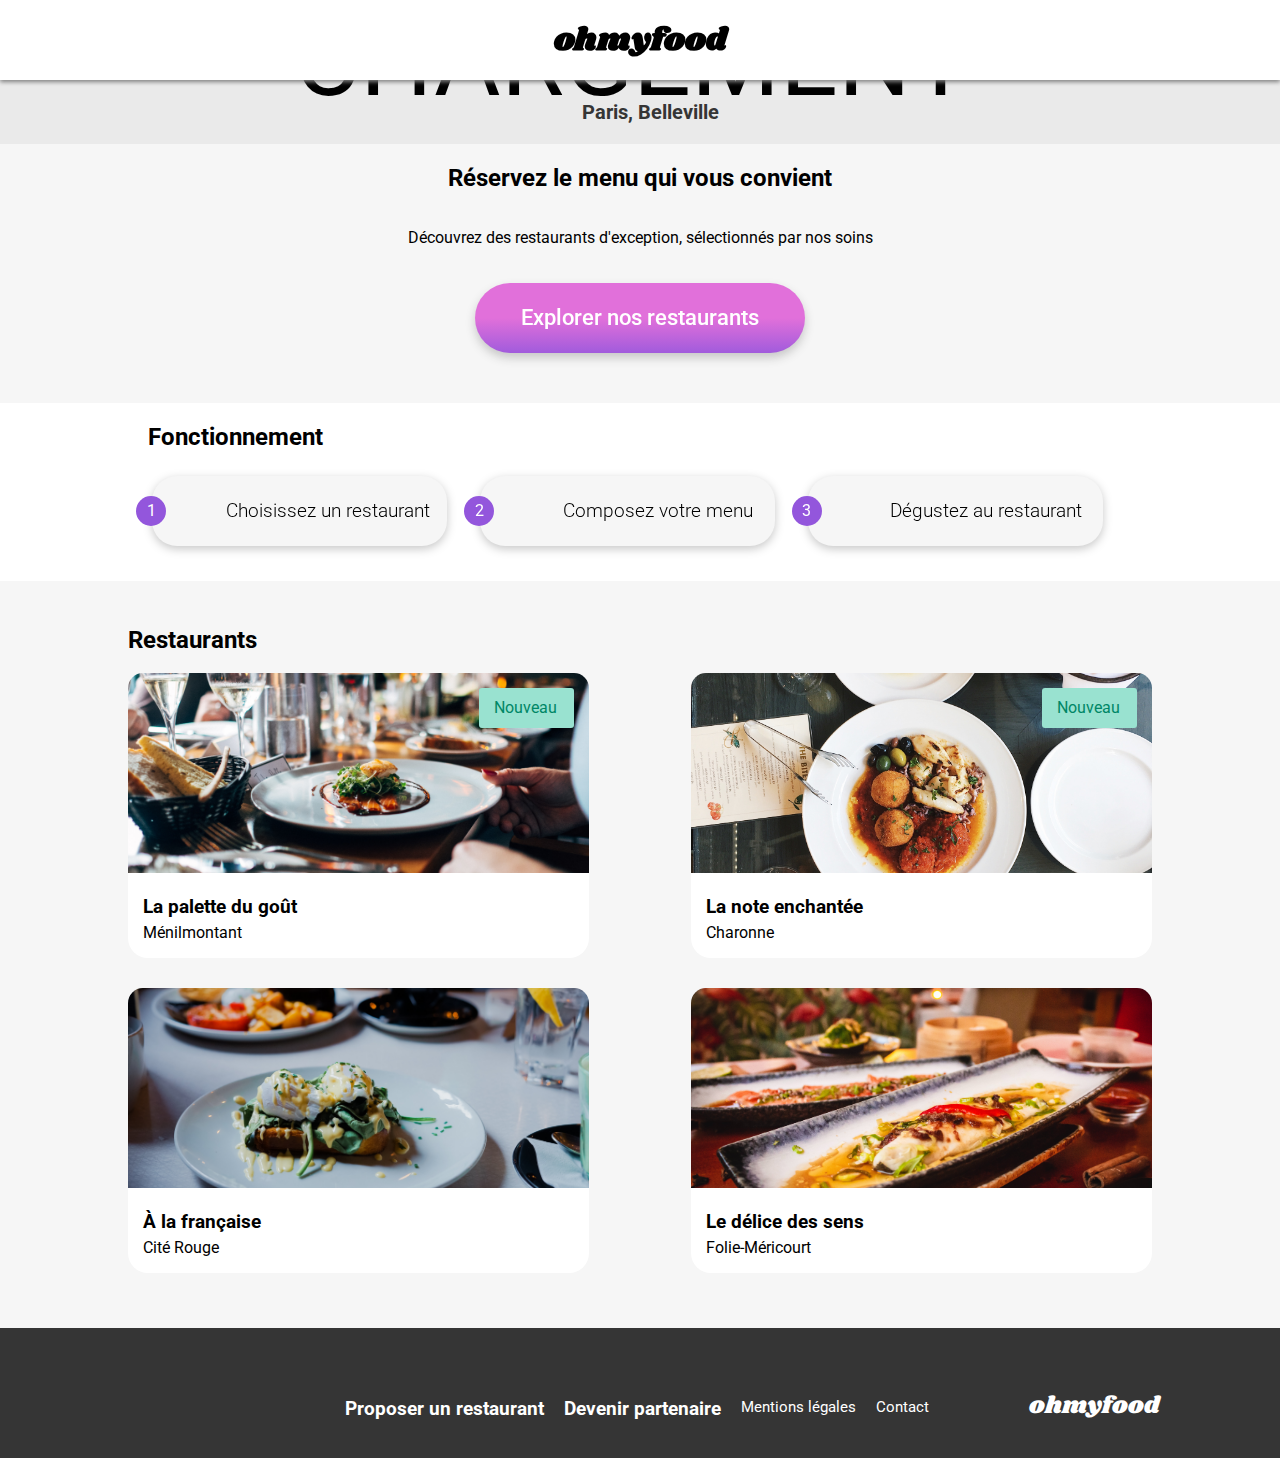
<file: index.html>
<!DOCTYPE html>
<html lang="fr">
  <head>
    <meta charset="UTF-8" />
    <meta name="viewport" content="width=device-width, initial-scale=1.0" />
    <title>ohmyfood</title>
    <link rel="preconnect" href="https://fonts.googleapis.com" />
    <link rel="preconnect" href="https://fonts.gstatic.com" crossorigin />
    <link
      href="https://fonts.googleapis.com/css2?family=Roboto&display=swap"
      rel="stylesheet"
    />
    <link
      href="https://fonts.googleapis.com/css2?family=Shrikhand&display=swap"
      rel="stylesheet"
    />
    <link
      rel="stylesheet"
      href="https://cdnjs.cloudflare.com/ajax/libs/font-awesome/6.2.1/css/all.min.css"
      integrity="sha512-MV7K8+y+gLIBoVD59lQIYicR65iaqukzvf/nwasF0nqhPay5w/9lJmVM2hMDcnK1OnMGCdVK+iQrJ7lzPJQd1w=="
      crossorigin="anonymous"
      referrerpolicy="no-referrer"
    />
    <link rel="stylesheet" href="./assets/sassstyle.css" />
  </head>

  <body>
    <div class="chargement">CHARGEMENT</div>
    <div class="opacityanimation">
      <header>
        <div class="toppart">
          <h1>ohmyfood</h1>
        </div>
        <div class="localisationpart">
          <i class="fa-solid fa-location-dot"></i>
          <p>Paris, Belleville</p>
        </div>
      </header>
      <main>
        <div class="buttonpart">
          <h2>Réservez le menu qui vous convient</h2>
          <p>
            Découvrez des restaurants d'exception, sélectionnés par nos soins
          </p>
          <button>Explorer nos restaurants</button>
        </div>
        <div class="vignettepart">
          <h2>Fonctionnement</h2>
          <div class="vignettesection">
            <article>
              <span>1</span>
              <div class="vignette">
                <i class="fa-solid fa-tablet-screen-button"></i>
                <h3>Choisissez un restaurant</h3>
              </div>
            </article>
            <article>
              <span>2</span>
              <div class="vignette">
                <i class="fa-solid fa-list"></i>
                <h3>Composez votre menu</h3>
              </div>
            </article>
            <article>
              <span>3</span>
              <div class="vignette">
                <i class="fa-solid fa-store"></i>
                <h3>Dégustez au restaurant</h3>
              </div>
            </article>
          </div>
        </div>
        <div id="explorerrestaurants" class="restaurantpart">
          <h2>Restaurants</h2>
          <article>
            <div class="nouveau">
              <span>Nouveau</span>
            </div>
            <a href="./restaurants/restaurantlapalettedugout.html">
              <img
                src="./assets/images/restaurants/jay-wennington-N_Y88TWmGwA-unsplash.jpg"
                alt="plat de La palette du gout"
              />
              <h3>La palette du goût</h3>
            </a>
            <div class="description">
              <p>Ménilmontant</p>
              <div class="heartposition">
                <i class="fa-regular fa-heart"></i>
                <i class="fa-solid fa-heart"></i>
              </div>
            </div>
          </article>
          <article>
            <div class="nouveau">
              <span>Nouveau</span>
            </div>
            <a href="./restaurants/restaurantlanoteenchantee.html">
              <img
                src="./assets/images/restaurants/stil-u2Lp8tXIcjw-unsplash.jpg"
                alt="plat de La note enchantee"
              />
              <h3>La note enchantée</h3>
            </a>
            <div class="description">
              <p>Charonne</p>
              <div class="heartposition">
                <i class="fa-regular fa-heart"></i>
                <i class="fa-solid fa-heart"></i>
              </div>
            </div>
          </article>

          <article>
            <a href="./restaurants/restaurantalafrancaise.html">
              <img
                src="./assets/images/restaurants/toa-heftiba-DQKerTsQwi0-unsplash.jpg"
                alt="plat de A la francaise"
              />
              <h3>À la française</h3>
            </a>
            <div class="description">
              <p>Cité Rouge</p>

              <div class="heartposition">
                <i class="fa-regular fa-heart"></i>
                <i class="fa-solid fa-heart"></i>
              </div>
            </div>
          </article>
          <article>
            <a href="./restaurants/restaurantledelicedessens.html">
              <img
                src="./assets/images/restaurants/louis-hansel-shotsoflouis-qNBGVyOCY8Q-unsplash.jpg"
                alt="plat de Le delice des sens"
              />

              <h3>Le délice des sens</h3>
            </a>
            <div class="description">
              <p>Folie-Méricourt</p>

              <div class="heartposition">
                <i class="fa-regular fa-heart"></i>
                <i class="fa-solid fa-heart"></i>
              </div>
            </div>
          </article>
        </div>
      </main>
      <footer>
        <h2>ohmyfood</h2>
        <div class="logoposition">
          <div class="iconleft">
            <i class="fa-solid fa-utensils"></i>
            <h3>Proposer un restaurant</h3>
          </div>
          <div class="iconleft">
            <i class="fa-solid fa-handshake-angle"></i>
            <h3>Devenir partenaire</h3>
          </div>
          <p>Mentions légales</p>
          <p><a href="mailto:ohmyfood@gmail.com">Contact</a></p>
        </div>
      </footer>
    </div>
  </body>
</html>
</file>
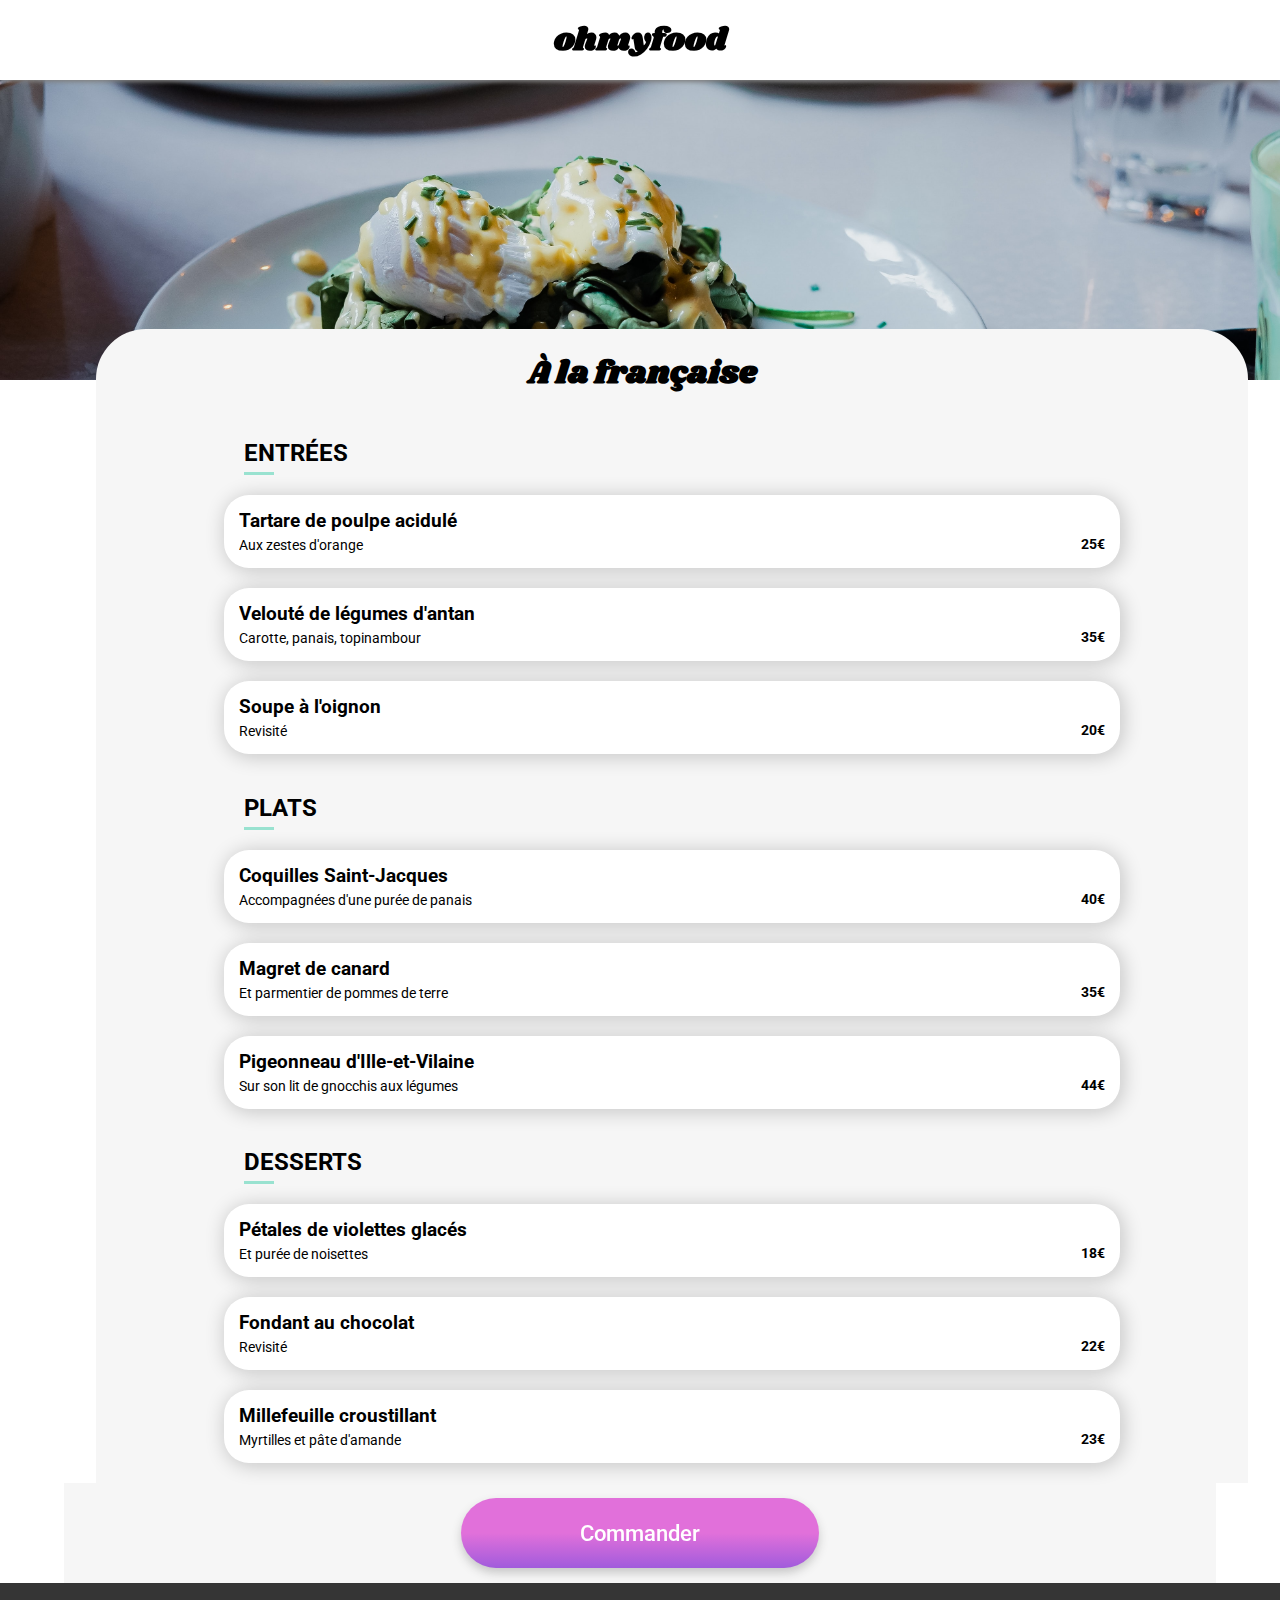
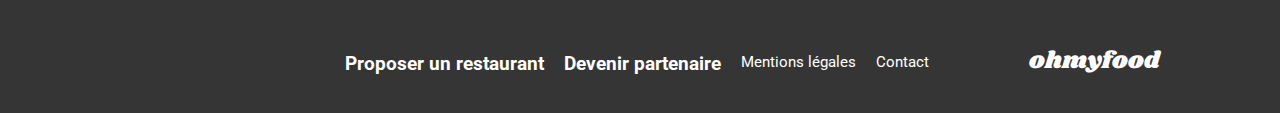
<file: restaurants/restaurantalafrancaise.html>
<!DOCTYPE html>
<html lang="fr">
  <head>
    <meta charset="UTF-8" />
    <meta name="viewport" content="width=device-width, initial-scale=1.0" />
    <title>alafrancaise</title>
    <link rel="preconnect" href="https://fonts.googleapis.com" />
    <link rel="preconnect" href="https://fonts.gstatic.com" crossorigin />
    <link
      href="https://fonts.googleapis.com/css2?family=Roboto&display=swap"
      rel="stylesheet"
    />
    <link rel="preconnect" href="https://fonts.googleapis.com" />
    <link rel="preconnect" href="https://fonts.gstatic.com" crossorigin />
    <link
      rel="stylesheet"
      href="https://cdnjs.cloudflare.com/ajax/libs/font-awesome/6.2.1/css/all.min.css"
      integrity="sha512-MV7K8+y+gLIBoVD59lQIYicR65iaqukzvf/nwasF0nqhPay5w/9lJmVM2hMDcnK1OnMGCdVK+iQrJ7lzPJQd1w=="
      crossorigin="anonymous"
      referrerpolicy="no-referrer"
    />
    <link
      href="https://fonts.googleapis.com/css2?family=Shrikhand&display=swap"
      rel="stylesheet"
    />
    <link rel="stylesheet" href="../assets/sassstylerestaurant.css" />
  </head>

  <body class="fadein">
    <header>
      <div class="toppart">
        <a href="../index.html"><i class="fa-solid fa-arrow-left"></i></a>
        <h1>ohmyfood</h1>
      </div>
      <div class="imagedefond">
        <img
          src="../assets/images/restaurants/toa-heftiba-DQKerTsQwi0-unsplash.jpg"
          alt="plat de A la francaise"
        />
      </div>
    </header>
    <main>
      <div class="menupart">
        <div class="titreprincipal">
          <h1>À la française</h1>
          <span class="heartposition">
            <i class="fa-regular fa-heart"></i><i class="fa-solid fa-heart"></i
          ></span>
        </div>
        <div class="menuparts entrees">
          <h2 class="titremenu">ENTRÉES</h2>
          <span class="ligne"></span>
          <a href="#">
            <article>
              <div class="descriptionmenu">
                <div class="textemenu">
                  <h3>Tartare de poulpe acidulé</h3>
                  <p>Aux zestes d'orange</p>
                </div>
                <div class="price">25€</div>
              </div>
              <div class="green">
                <span>
                  <i class="fa-solid fa-circle-check"></i>
                </span>
              </div>
            </article>
          </a>
          <a href="#">
            <article>
              <div class="descriptionmenu">
                <div class="textemenu">
                  <h3>Velouté de légumes d'antan</h3>
                  <p>Carotte, panais, topinambour</p>
                </div>
                <div class="price">35€</div>
              </div>
              <div class="green">
                <span>
                  <i class="fa-solid fa-circle-check"></i>
                </span>
              </div>
            </article>
          </a>
          <a href="#">
            <article>
              <div class="descriptionmenu">
                <div class="textemenu">
                  <h3>Soupe à l'oignon</h3>
                  <p>Revisité</p>
                </div>
                <div class="price">20€</div>
              </div>
              <div class="green">
                <span>
                  <i class="fa-solid fa-circle-check"></i>
                </span>
              </div>
            </article>
          </a>
        </div>
        <div class="menuparts plats">
          <h2 class="titremenu">PLATS</h2>
          <span class="ligne"></span>
          <a href="#">
            <article>
              <div class="descriptionmenu">
                <div class="textemenu">
                  <h3>Coquilles Saint-Jacques</h3>
                  <p>Accompagnées d'une purée de panais</p>
                </div>
                <div class="price">40€</div>
              </div>
              <div class="green">
                <span>
                  <i class="fa-solid fa-circle-check"></i>
                </span>
              </div>
            </article>
          </a>
          <a href="#">
            <article>
              <div class="descriptionmenu">
                <div class="textemenu">
                  <h3>Magret de canard</h3>
                  <p>Et parmentier de pommes de terre</p>
                </div>
                <div class="price">35€</div>
              </div>
              <div class="green">
                <span>
                  <i class="fa-solid fa-circle-check"></i>
                </span>
              </div>
            </article>
          </a>
          <a href="#">
            <article>
              <div class="descriptionmenu">
                <div class="textemenu">
                  <h3>Pigeonneau d'Ille-et-Vilaine</h3>
                  <p>Sur son lit de gnocchis aux légumes</p>
                </div>
                <div class="price">44€</div>
              </div>
              <div class="green">
                <span>
                  <i class="fa-solid fa-circle-check"></i>
                </span>
              </div>
            </article>
          </a>
        </div>
        <div class="menuparts desserts">
          <h2 class="titremenu">DESSERTS</h2>
          <span class="ligne"></span>
          <a href="#">
            <article>
              <div class="descriptionmenu">
                <div class="textemenu">
                  <h3>Pétales de violettes glacés</h3>
                  <p>Et purée de noisettes</p>
                </div>
                <div class="price">18€</div>
              </div>
              <div class="green">
                <span>
                  <i class="fa-solid fa-circle-check"></i>
                </span>
              </div>
            </article>
          </a>
          <a href="#">
            <article>
              <div class="descriptionmenu">
                <div class="textemenu">
                  <h3>Fondant au chocolat</h3>
                  <p>Revisité</p>
                </div>
                <div class="price">22€</div>
              </div>
              <div class="green">
                <span>
                  <i class="fa-solid fa-circle-check"></i>
                </span>
              </div>
            </article>
          </a>
          <a href="#">
            <article>
              <div class="descriptionmenu">
                <div class="textemenu">
                  <h3>Millefeuille croustillant</h3>
                  <p>Myrtilles et pâte d'amande</p>
                </div>
                <div class="price">23€</div>
              </div>
              <div class="green">
                <span>
                  <i class="fa-solid fa-circle-check"></i>
                </span>
              </div>
            </article>
          </a>
        </div>
      </div>
      <div class="restaurantbuttonpart">
        <button>Commander</button>
      </div>
    </main>
    <footer>
      <h2>ohmyfood</h2>
      <div class="logoposition">
        <div class="iconleft">
          <i class="fa-solid fa-utensils"></i>
          <h3>Proposer un restaurant</h3>
        </div>
        <div class="iconleft">
          <i class="fa-solid fa-handshake-angle"></i>
          <h3>Devenir partenaire</h3>
        </div>
        <p>Mentions légales</p>
        <p><a href="mailto:ohmyfood@gmail.com">Contact</a></p>
      </div>
    </footer>
  </body>
</html>
</file>
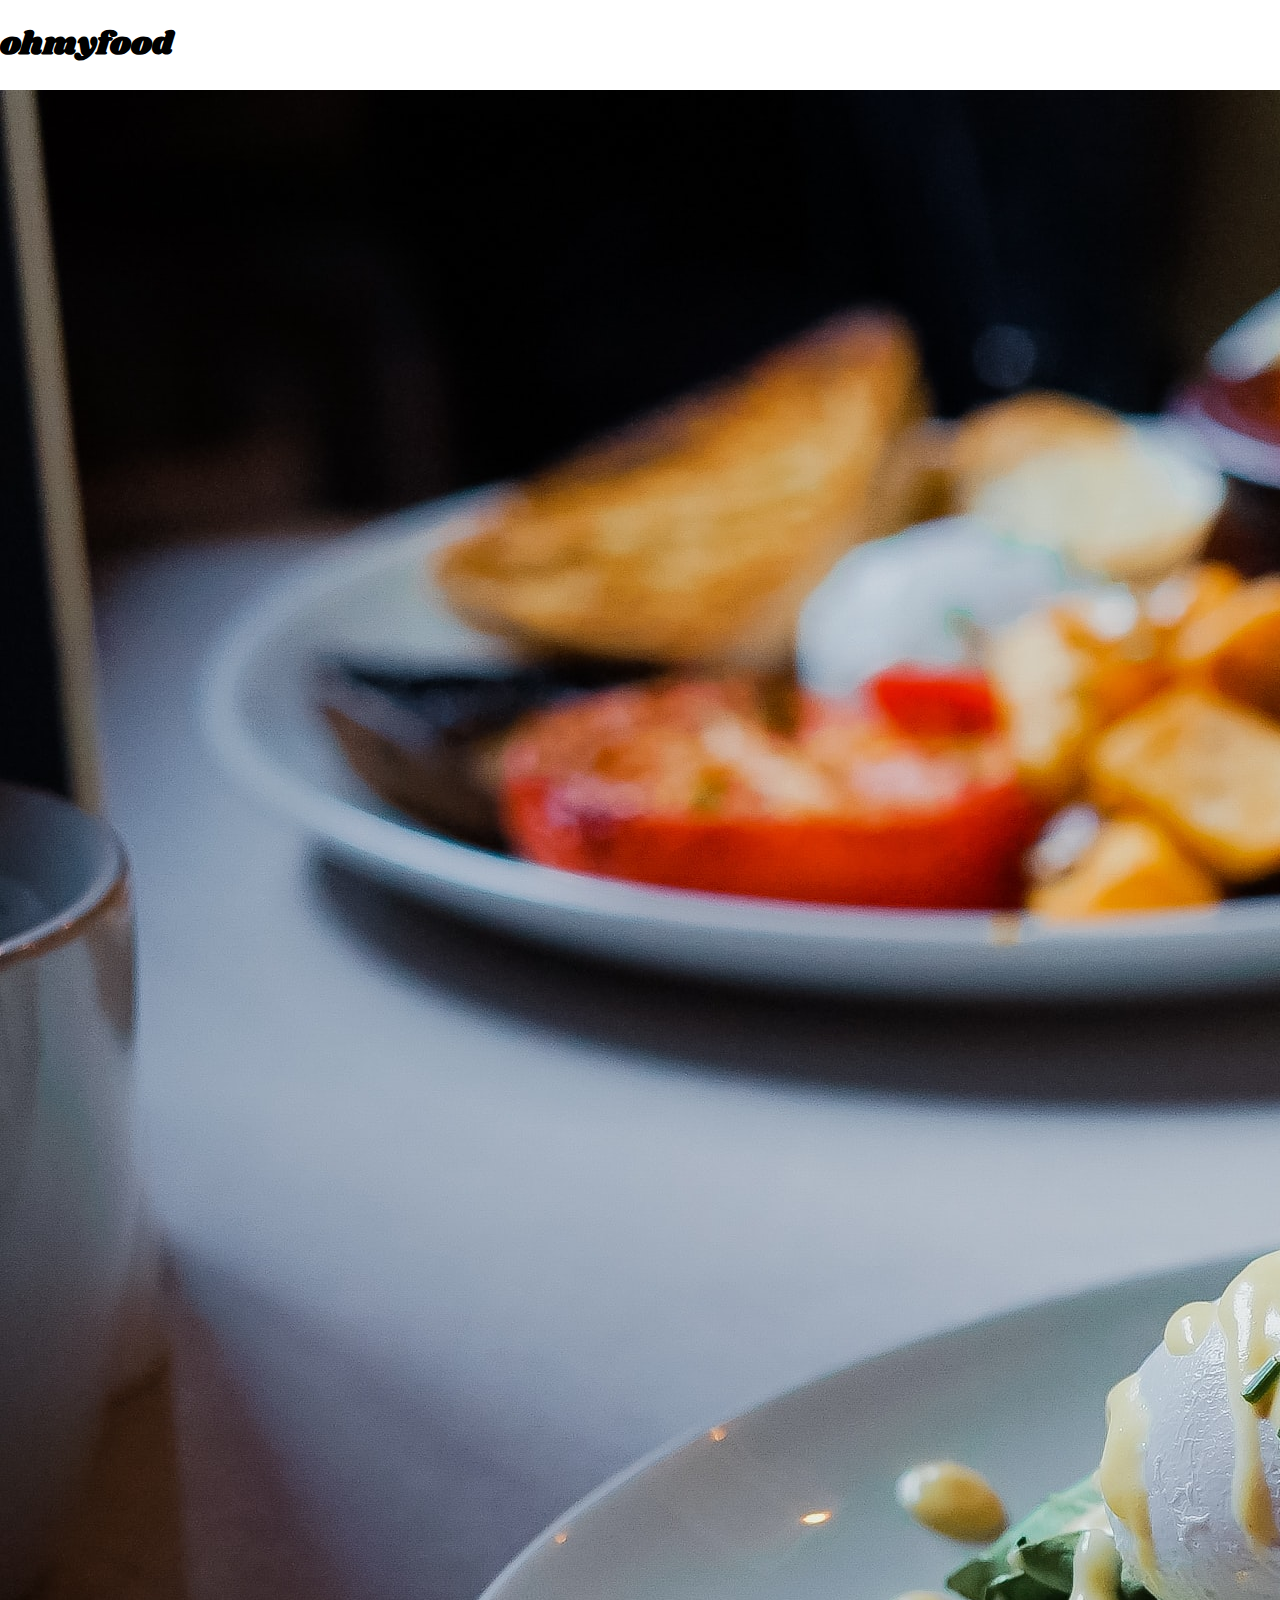
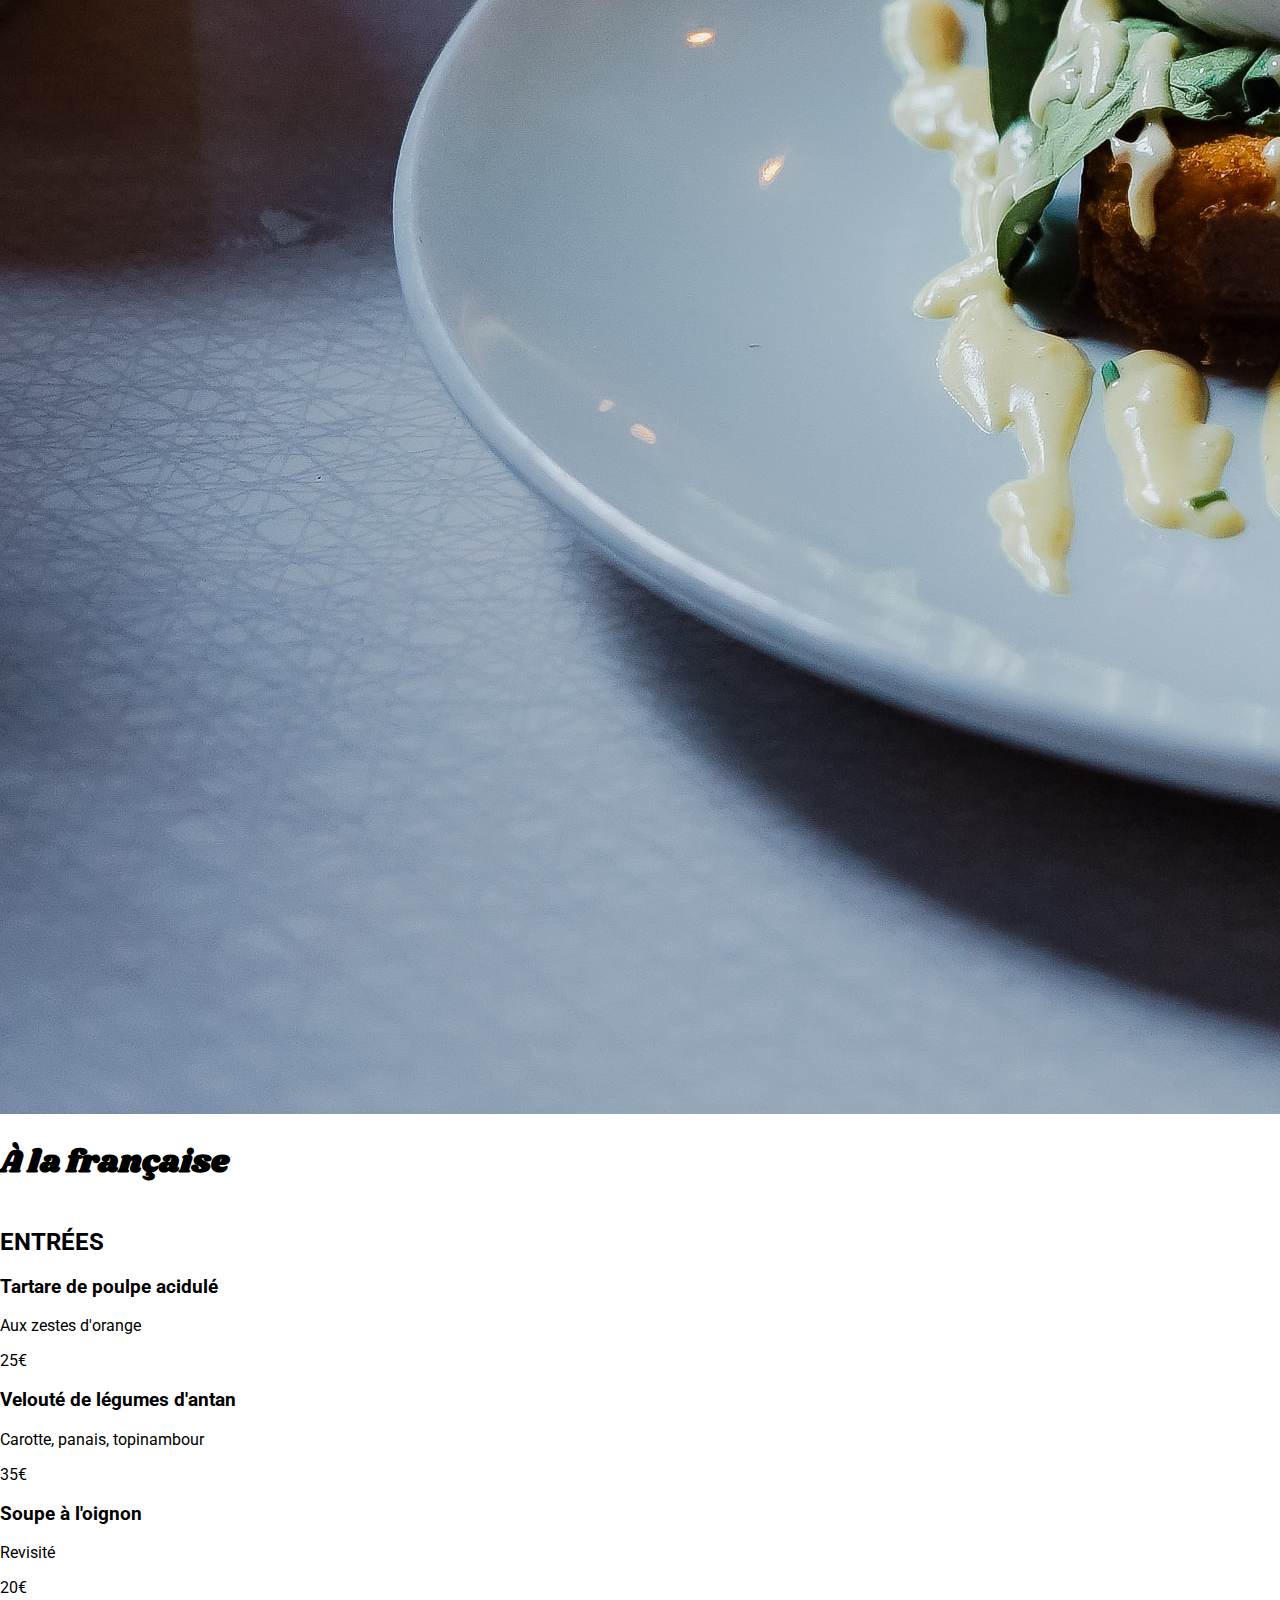
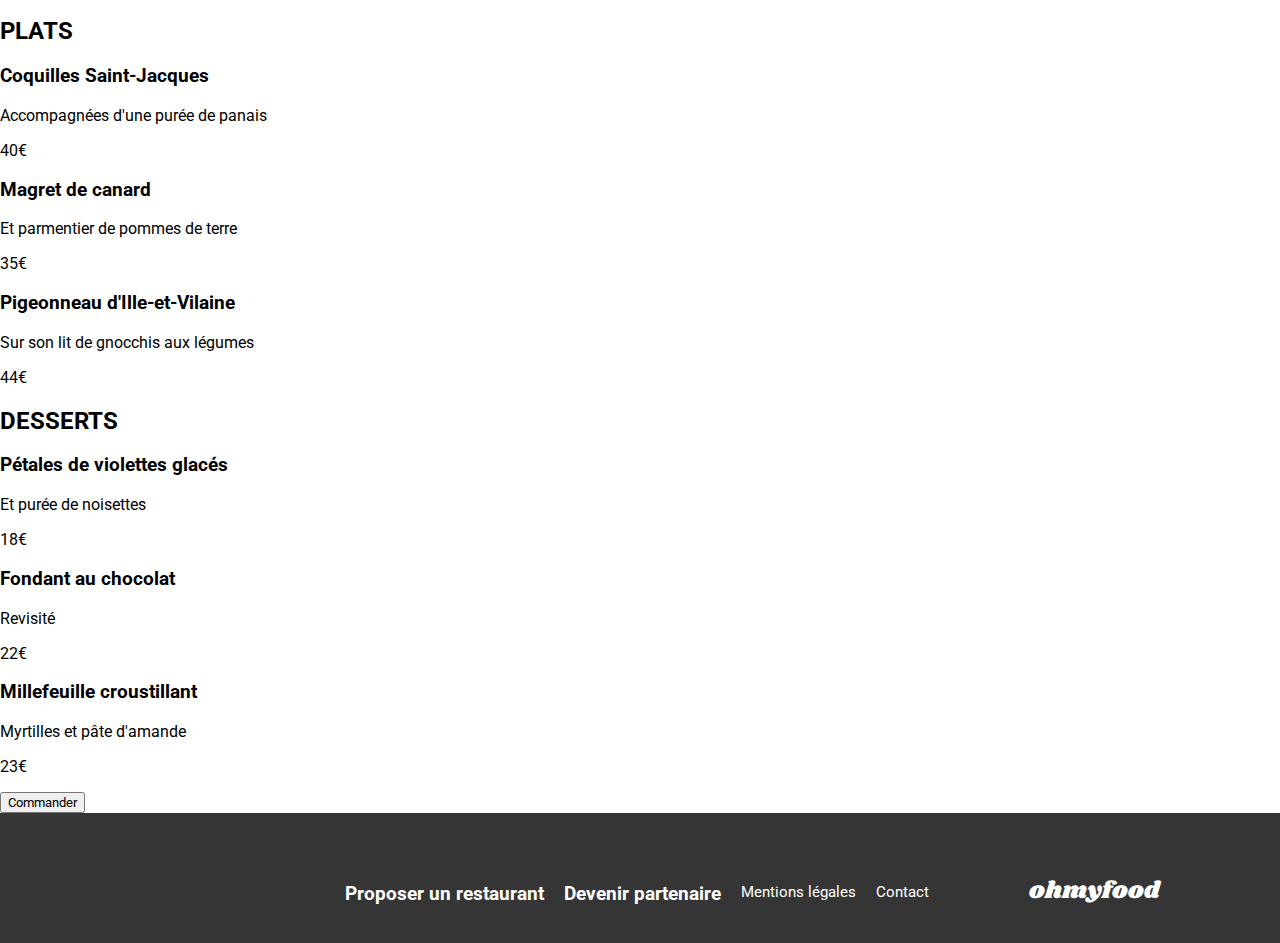
<file: restaurants/restaurantalafrancaiseorigin.html>
<!DOCTYPE html>
<html lang="fr">
  <head>
    <meta charset="UTF-8" />
    <meta name="viewport" content="width=device-width, initial-scale=1.0" />
    <title>alafrancaise</title>
    <link rel="preconnect" href="https://fonts.googleapis.com" />
    <link rel="preconnect" href="https://fonts.gstatic.com" crossorigin />
    <link
      href="https://fonts.googleapis.com/css2?family=Roboto&display=swap"
      rel="stylesheet"
    />
    <link rel="preconnect" href="https://fonts.googleapis.com" />
    <link rel="preconnect" href="https://fonts.gstatic.com" crossorigin />
    <link
      rel="stylesheet"
      href="https://cdnjs.cloudflare.com/ajax/libs/font-awesome/6.2.1/css/all.min.css"
      integrity="sha512-MV7K8+y+gLIBoVD59lQIYicR65iaqukzvf/nwasF0nqhPay5w/9lJmVM2hMDcnK1OnMGCdVK+iQrJ7lzPJQd1w=="
      crossorigin="anonymous"
      referrerpolicy="no-referrer"
    />
    <link
      href="https://fonts.googleapis.com/css2?family=Shrikhand&display=swap"
      rel="stylesheet"
    />
    <link rel="stylesheet" href="../assets/sassstyle.css" />
  </head>

  <body class="fadein">
    <header>
      <div class="firstpart">
        <a href="../index.html"><i class="fa-solid fa-arrow-left"></i></a>
        <h1>ohmyfood</h1>
      </div>
      <div class="secondpart--modif">
        <img
          src="../assets/images/restaurants/toa-heftiba-DQKerTsQwi0-unsplash.jpg"
          alt="plat de A la francaise"
        />
      </div>
    </header>
    <main>
      <div class="fifthpart fifthpart--modif">
        <div class="titreprincipal">
          <h1>À la française</h1>
          <span class="heartposition">
            <i class="fa-regular fa-heart"></i><i class="fa-solid fa-heart"></i
          ></span>
        </div>
        <div class="menuparts menuparts__1">
          <h2 class="titremenu">ENTRÉES</h2>
          <span class="ligne"></span>
          <a href="#">
            <article>
              <div class="descriptionmenu">
                <h3>Tartare de poulpe acidulé</h3>
                <p>Aux zestes d'orange</p>
              </div>
              <div class="rightpart">
                <p>25€</p>
                <i class="fa-solid fa-circle-check"></i>
              </div>
              <span class="greybloc"></span>
            </article>
          </a>
          <a href="#">
            <article>
              <div class="descriptionmenu">
                <h3>Velouté de légumes d'antan</h3>
                <p>Carotte, panais, topinambour</p>
              </div>
              <div class="rightpart">
                <p>35€</p>
                <i class="fa-solid fa-circle-check"></i>
              </div>
              <span class="greybloc"></span>
            </article>
          </a>
          <a href="#">
            <article>
              <div class="descriptionmenu">
                <h3>Soupe à l'oignon</h3>
                <p>Revisité</p>
              </div>
              <div class="rightpart">
                <p>20€</p>
                <i class="fa-solid fa-circle-check"></i>
              </div>
              <span class="greybloc"></span>
            </article>
          </a>
        </div>
        <div class="menuparts menuparts__2">
          <h2 class="titremenu">PLATS</h2>
          <span class="ligne"></span>
          <a href="#">
            <article>
              <div class="descriptionmenu">
                <h3>Coquilles Saint-Jacques</h3>
                <p>Accompagnées d'une purée de panais</p>
              </div>
              <div class="rightpart">
                <p>40€</p>
                <i class="fa-solid fa-circle-check"></i>
              </div>
              <span class="greybloc"></span>
            </article>
          </a>
          <a href="#">
            <article>
              <div class="descriptionmenu">
                <h3>Magret de canard</h3>
                <p>Et parmentier de pommes de terre</p>
              </div>
              <div class="rightpart">
                <p>35€</p>
                <i class="fa-solid fa-circle-check"></i>
              </div>
              <span class="greybloc"></span>
            </article>
          </a>
          <a href="#">
            <article>
              <div class="descriptionmenu">
                <h3>Pigeonneau d'Ille-et-Vilaine</h3>
                <p>Sur son lit de gnocchis aux légumes</p>
              </div>
              <div class="rightpart">
                <p>44€</p>
                <i class="fa-solid fa-circle-check"></i>
              </div>
              <span class="greybloc"></span>
            </article>
          </a>
        </div>
        <div class="menuparts menuparts__3">
          <h2 class="titremenu">DESSERTS</h2>
          <span class="ligne"></span>
          <a href="#">
            <article>
              <div class="descriptionmenu">
                <h3>Pétales de violettes glacés</h3>
                <p>Et purée de noisettes</p>
              </div>
              <div class="rightpart">
                <p>18€</p>
                <i class="fa-solid fa-circle-check"></i>
              </div>
              <span class="greybloc"></span>
            </article>
          </a>
          <a href="#">
            <article>
              <div class="descriptionmenu">
                <h3>Fondant au chocolat</h3>
                <p>Revisité</p>
              </div>
              <div class="rightpart">
                <p>22€</p>
                <i class="fa-solid fa-circle-check"></i>
              </div>
              <span class="greybloc"></span>
            </article>
          </a>
          <a href="#">
            <article>
              <div class="descriptionmenu">
                <h3>Millefeuille croustillant</h3>
                <p>Myrtilles et pâte d'amande</p>
              </div>
              <div class="rightpart">
                <p>23€</p>
                <i class="fa-solid fa-circle-check"></i>
              </div>
              <span class="greybloc"></span>
            </article>
          </a>
        </div>
      </div>
      <div class="thirdpart thirdpart--modif">
        <button>Commander</button>
      </div>
    </main>
    <footer>
      <h2>ohmyfood</h2>
      <div class="logoposition">
        <div class="iconleft">
          <i class="fa-solid fa-utensils"></i>
          <h3>Proposer un restaurant</h3>
        </div>
        <div class="iconleft">
          <i class="fa-solid fa-handshake-angle"></i>
          <h3>Devenir partenaire</h3>
        </div>
        <p>Mentions légales</p>
        <p><a href="mailto:ohmyfood@gmail.com">Contact</a></p>
      </div>
    </footer>
  </body>
</html>
</file>
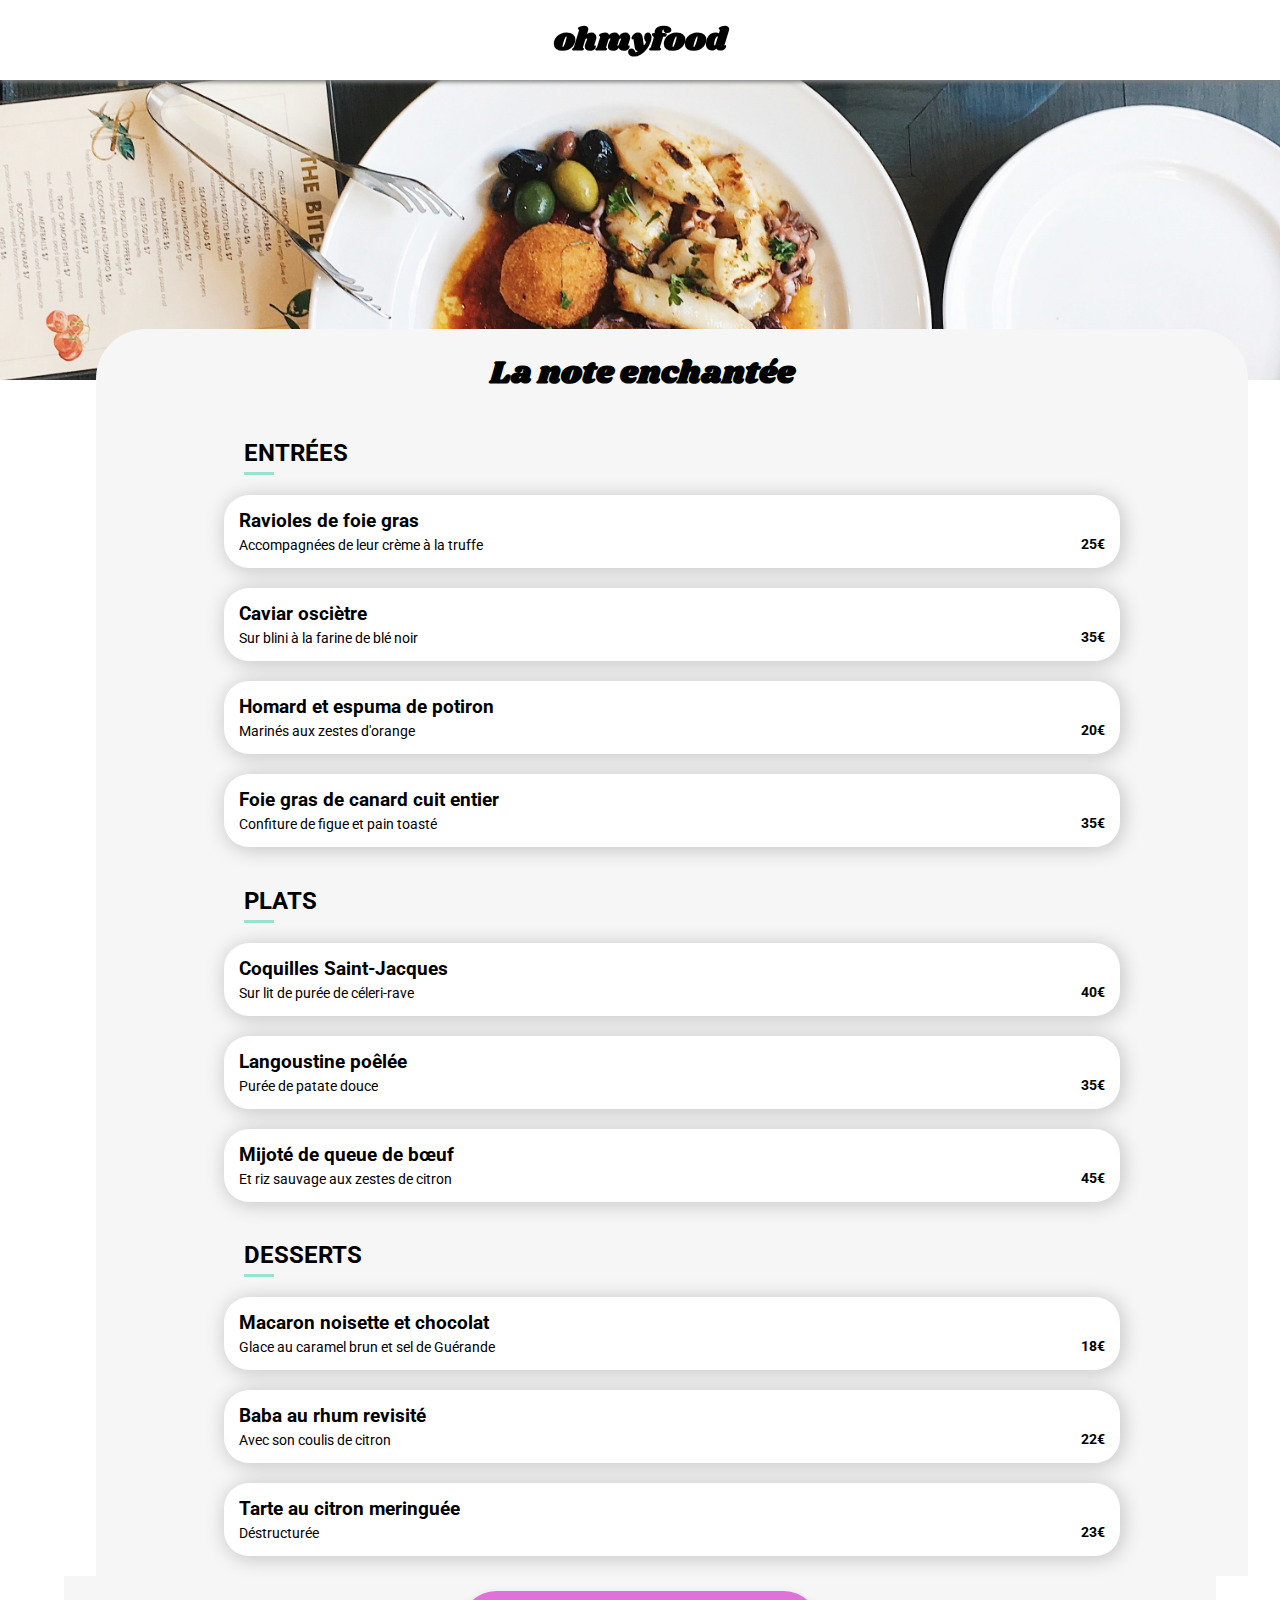
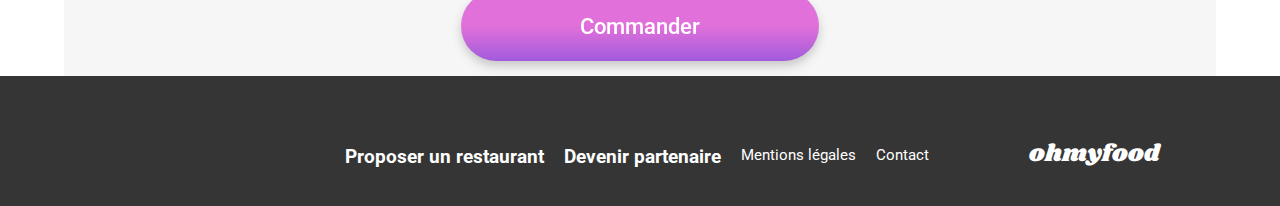
<file: restaurants/restaurantlanoteenchantee.html>
<!DOCTYPE html>
<html lang="fr">
  <head>
    <meta charset="UTF-8" />
    <meta name="viewport" content="width=device-width, initial-scale=1.0" />
    <title>lanoteenchantee</title>
    <link rel="preconnect" href="https://fonts.googleapis.com" />
    <link rel="preconnect" href="https://fonts.gstatic.com" crossorigin />
    <link
      href="https://fonts.googleapis.com/css2?family=Roboto&display=swap"
      rel="stylesheet"
    />
    <link rel="preconnect" href="https://fonts.googleapis.com" />
    <link rel="preconnect" href="https://fonts.gstatic.com" crossorigin />
    <link
      rel="stylesheet"
      href="https://cdnjs.cloudflare.com/ajax/libs/font-awesome/6.2.1/css/all.min.css"
      integrity="sha512-MV7K8+y+gLIBoVD59lQIYicR65iaqukzvf/nwasF0nqhPay5w/9lJmVM2hMDcnK1OnMGCdVK+iQrJ7lzPJQd1w=="
      crossorigin="anonymous"
      referrerpolicy="no-referrer"
    />
    <link
      href="https://fonts.googleapis.com/css2?family=Shrikhand&display=swap"
      rel="stylesheet"
    />
    <link rel="stylesheet" href="../assets/sassstylerestaurant.css" />
  </head>

  <body class="fadein">
    <header>
      <div class="toppart">
        <a href="../index.html"><i class="fa-solid fa-arrow-left"></i></a>
        <h1>ohmyfood</h1>
      </div>
      <div class="imagedefond">
        <img
          src="../assets/images/restaurants/stil-u2Lp8tXIcjw-unsplash.jpg"
          alt="plat de La note enchantee"
        />
      </div>
    </header>
    <main>
      <div class="menupart">
        <div class="titreprincipal">
          <h1>La note enchantée</h1>
          <span class="heartposition">
            <i class="fa-regular fa-heart"></i><i class="fa-solid fa-heart"></i
          ></span>
        </div>
        <div class="menuparts entrees">
          <h2 class="titremenu">ENTRÉES</h2>
          <span class="ligne"></span>
          <a href="#">
            <article>
              <div class="descriptionmenu">
                <div class="textemenu">
                  <h3>Ravioles de foie gras</h3>
                  <p>Accompagnées de leur crème à la truffe</p>
                </div>
                <div class="price">25€</div>
              </div>
              <div class="green">
                <span>
                  <i class="fa-solid fa-circle-check"></i>
                </span>
              </div>
            </article>
          </a>
          <a href="#">
            <article>
              <div class="descriptionmenu">
                <div class="textemenu">
                  <h3>Caviar osciètre</h3>
                  <p>Sur blini à la farine de blé noir</p>
                </div>
                <div class="price">35€</div>
              </div>
              <div class="green">
                <span>
                  <i class="fa-solid fa-circle-check"></i>
                </span>
              </div>
            </article>
          </a>
          <a href="#">
            <article>
              <div class="descriptionmenu">
                <div class="textemenu">
                  <h3>Homard et espuma de potiron</h3>
                  <p>Marinés aux zestes d'orange</p>
                </div>
                <div class="price">20€</div>
              </div>
              <div class="green">
                <span>
                  <i class="fa-solid fa-circle-check"></i>
                </span>
              </div>
            </article>
          </a>
          <a href="#">
            <article>
              <div class="descriptionmenu">
                <div class="textemenu">
                  <h3>Foie gras de canard cuit entier</h3>
                  <p>Confiture de figue et pain toasté</p>
                </div>
                <div class="price">35€</div>
              </div>
              <div class="green">
                <span>
                  <i class="fa-solid fa-circle-check"></i>
                </span>
              </div>
            </article>
          </a>
        </div>
        <div class="menuparts plats">
          <h2 class="titremenu">PLATS</h2>
          <span class="ligne"></span>
          <a href="#">
            <article>
              <div class="descriptionmenu">
                <div class="textemenu">
                  <h3>Coquilles Saint-Jacques</h3>
                  <p>Sur lit de purée de céleri-rave</p>
                </div>
                <div class="price">40€</div>
              </div>
              <div class="green">
                <span>
                  <i class="fa-solid fa-circle-check"></i>
                </span>
              </div>
            </article>
          </a>
          <a href="#">
            <article>
              <div class="descriptionmenu">
                <div class="textemenu">
                  <h3>Langoustine poêlée</h3>
                  <p>Purée de patate douce</p>
                </div>
                <div class="price">35€</div>
              </div>
              <div class="green">
                <span>
                  <i class="fa-solid fa-circle-check"></i>
                </span>
              </div>
            </article>
          </a>
          <a href="#">
            <article>
              <div class="descriptionmenu">
                <div class="textemenu">
                  <h3>Mijoté de queue de bœuf</h3>
                  <p>Et riz sauvage aux zestes de citron</p>
                </div>
                <div class="price">45€</div>
              </div>
              <div class="green">
                <span>
                  <i class="fa-solid fa-circle-check"></i>
                </span>
              </div>
            </article>
          </a>
        </div>
        <div class="menuparts desserts">
          <h2 class="titremenu">DESSERTS</h2>
          <span class="ligne"></span>
          <a href="#">
            <article>
              <div class="descriptionmenu">
                <div class="textemenu">
                  <h3>Macaron noisette et chocolat</h3>
                  <p>Glace au caramel brun et sel de Guérande</p>
                </div>
                <div class="price">18€</div>
              </div>
              <div class="green">
                <span>
                  <i class="fa-solid fa-circle-check"></i>
                </span>
              </div>
            </article>
          </a>
          <a href="#">
            <article>
              <div class="descriptionmenu">
                <div class="textemenu">
                  <h3>Baba au rhum revisité</h3>
                  <p>Avec son coulis de citron</p>
                </div>
                <div class="price">22€</div>
              </div>
              <div class="green">
                <span>
                  <i class="fa-solid fa-circle-check"></i>
                </span>
              </div>
            </article>
          </a>
          <a href="#">
            <article>
              <div class="descriptionmenu">
                <div class="textemenu">
                  <h3>Tarte au citron meringuée</h3>
                  <p>Déstructurée</p>
                </div>
                <div class="price">23€</div>
              </div>
              <div class="green">
                <span>
                  <i class="fa-solid fa-circle-check"></i>
                </span>
              </div>
            </article>
          </a>
        </div>
      </div>
      <div class="restaurantbuttonpart">
        <button>Commander</button>
      </div>
    </main>
    <footer>
      <h2>ohmyfood</h2>
      <div class="logoposition">
        <div class="iconleft">
          <i class="fa-solid fa-utensils"></i>
          <h3>Proposer un restaurant</h3>
        </div>
        <div class="iconleft">
          <i class="fa-solid fa-handshake-angle"></i>
          <h3>Devenir partenaire</h3>
        </div>
        <p>Mentions légales</p>
        <p><a href="mailto:ohmyfood@gmail.com">Contact</a></p>
      </div>
    </footer>
  </body>
</html>
</file>
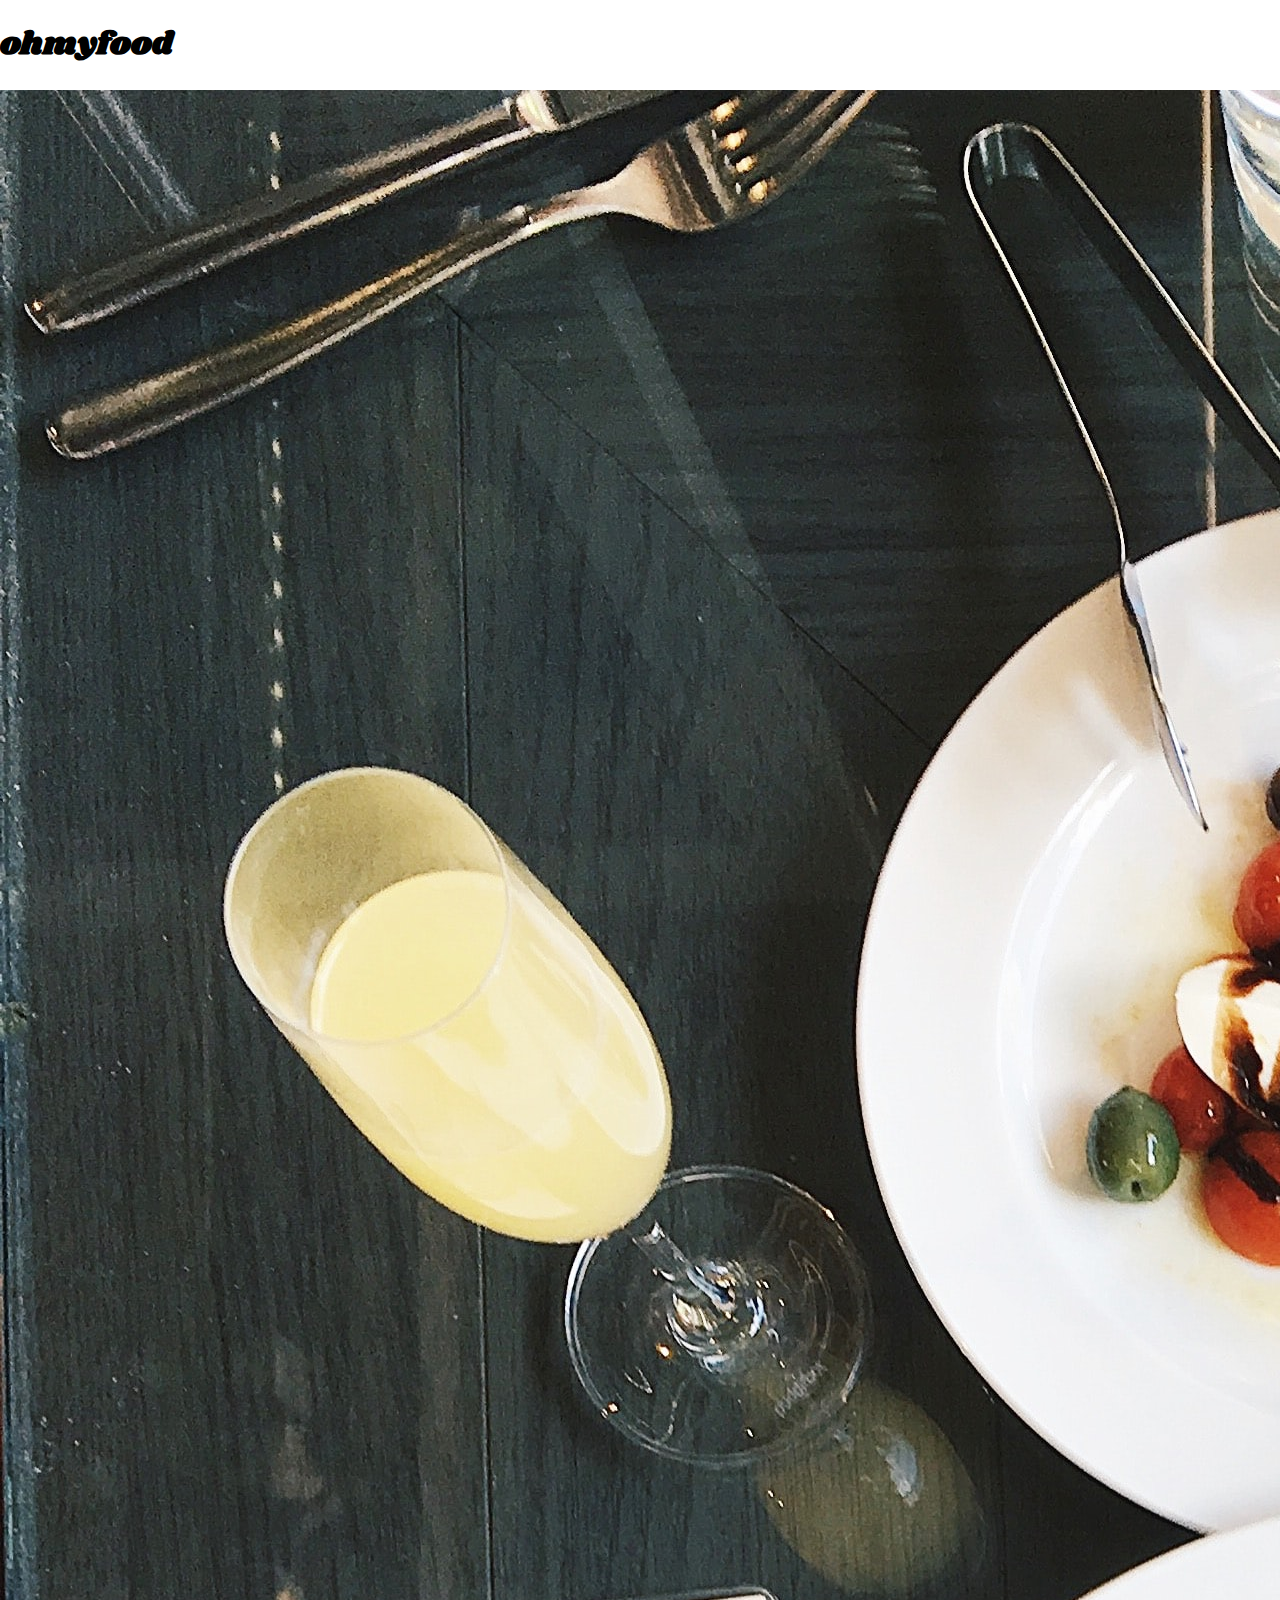
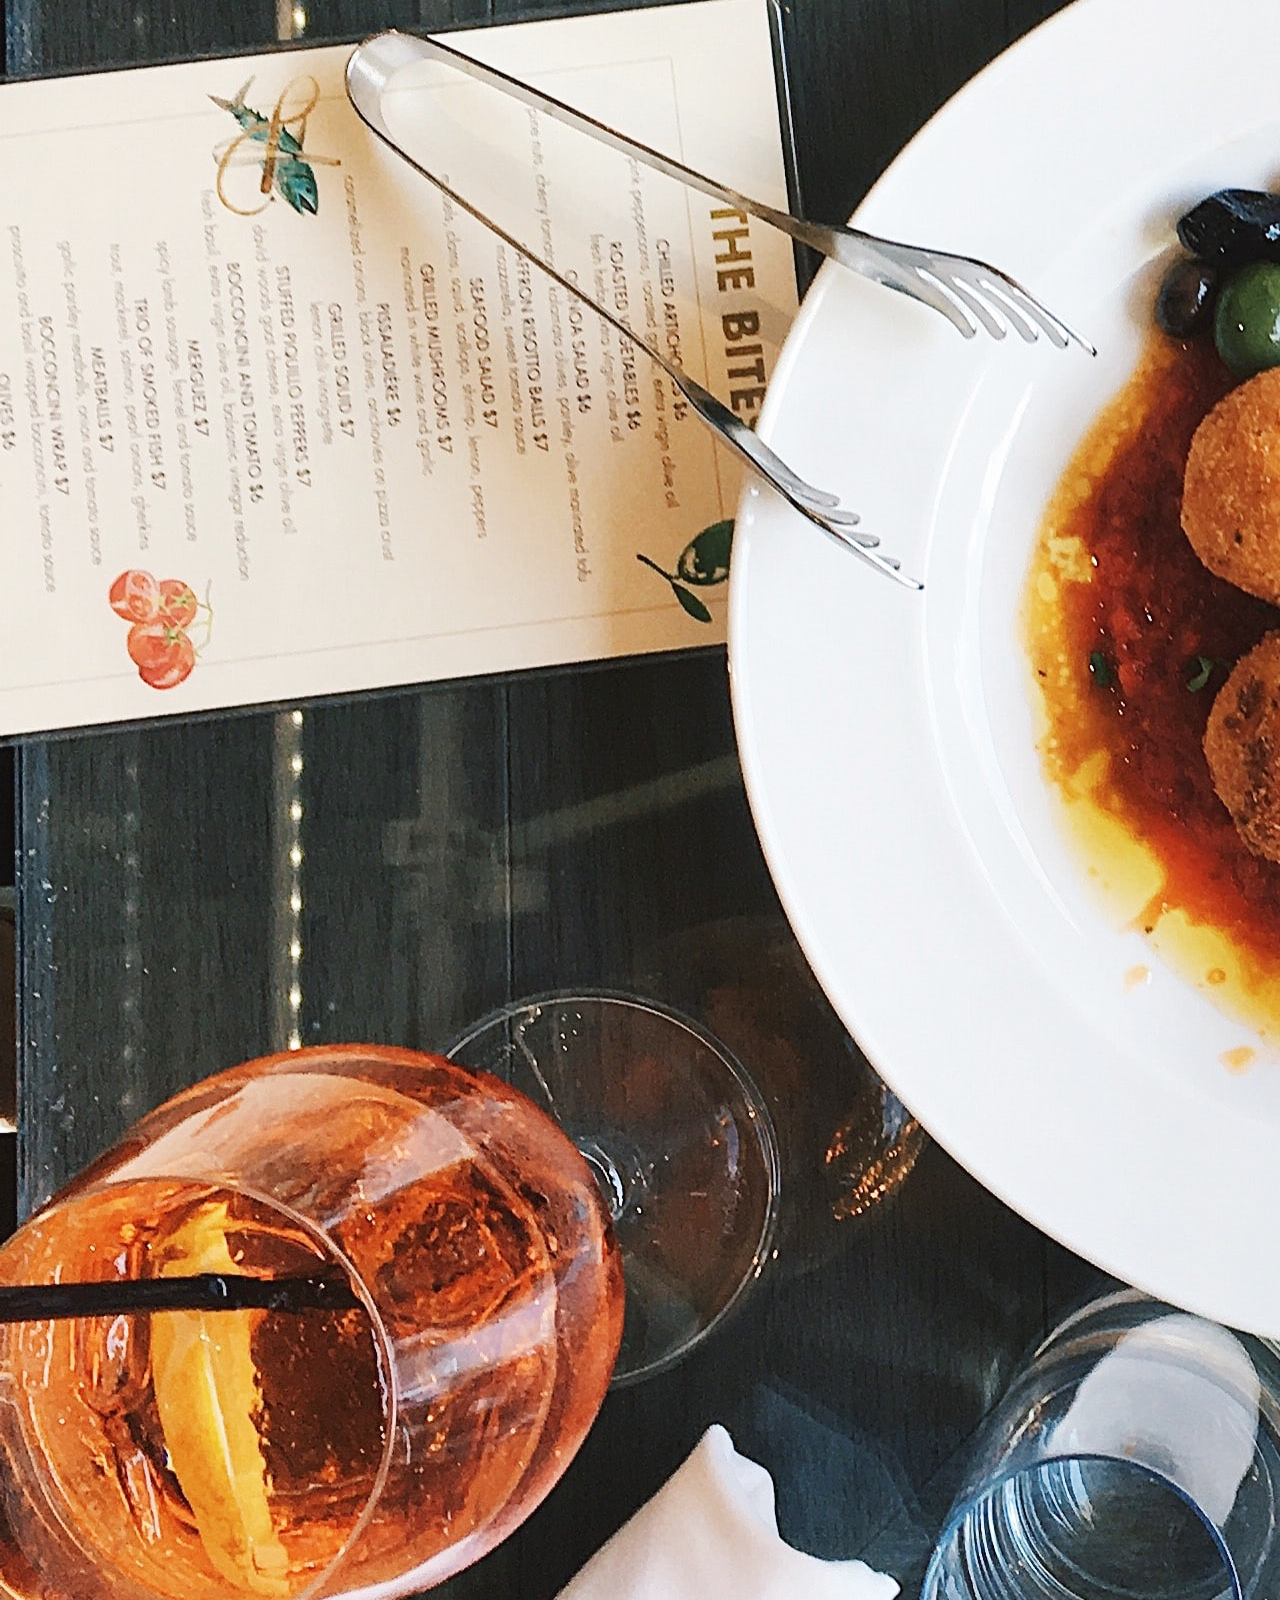
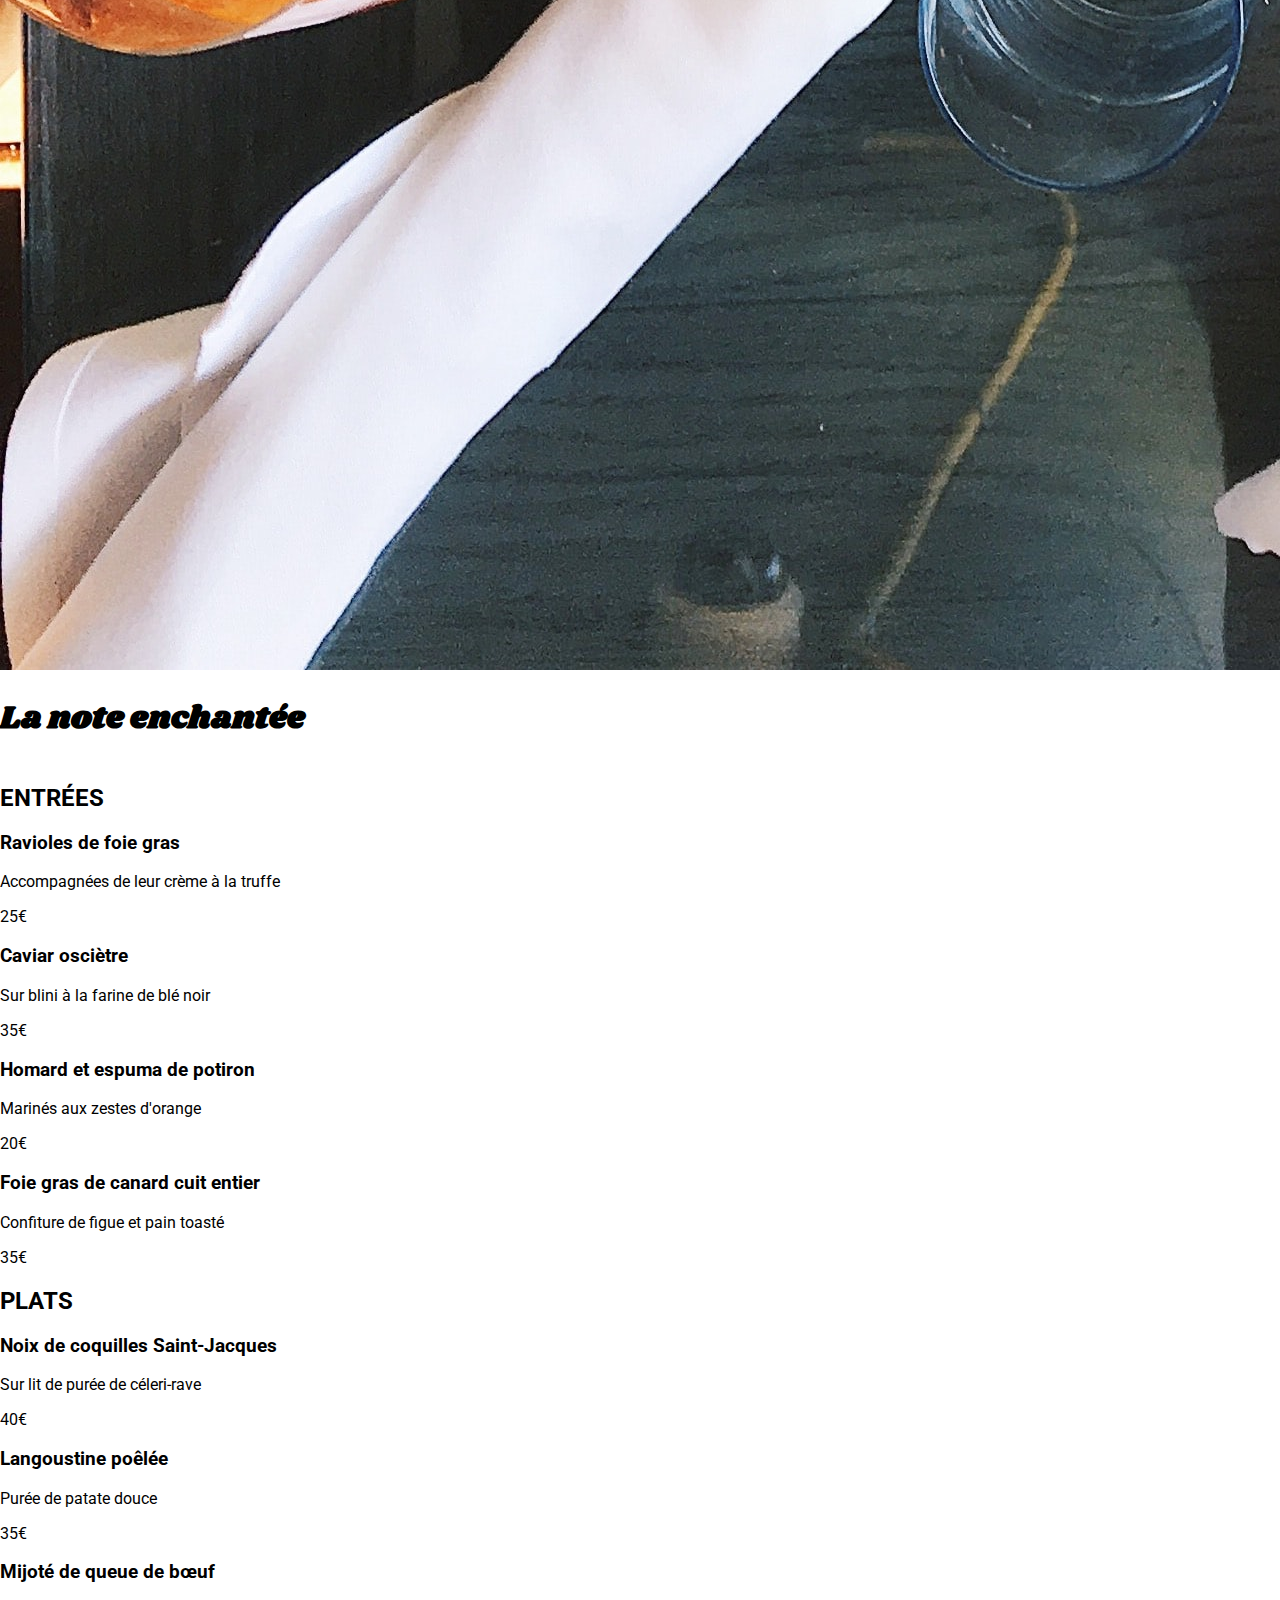
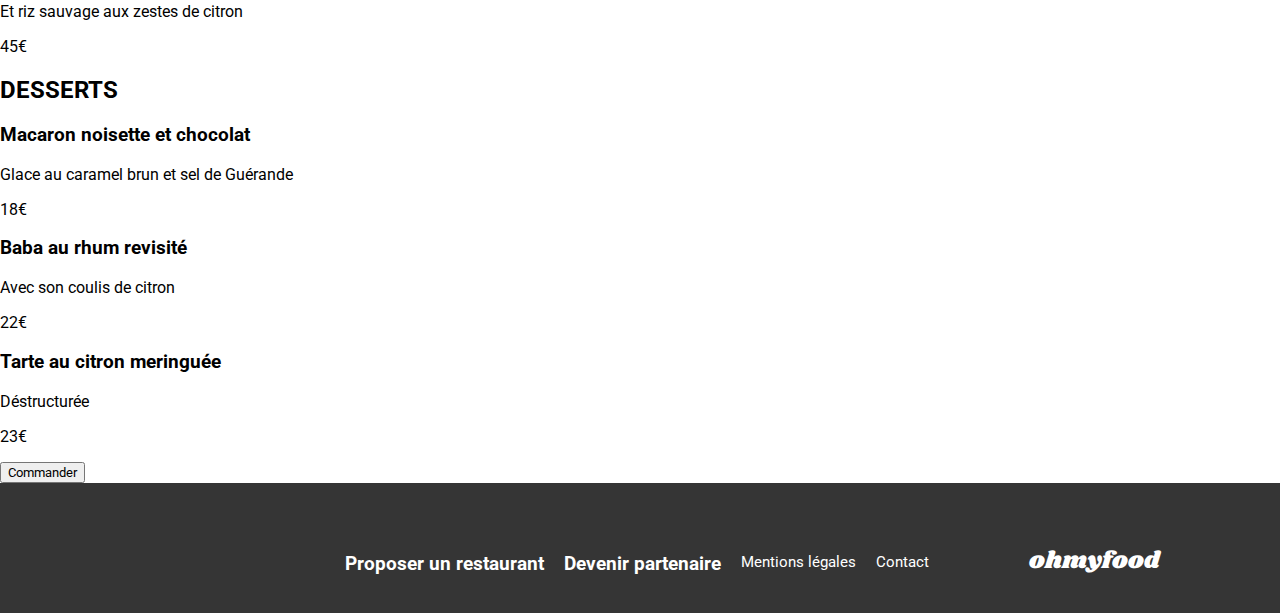
<file: restaurants/restaurantlanoteenchanteeorigin.html>
<!DOCTYPE html>
<html lang="fr">
  <head>
    <meta charset="UTF-8" />
    <meta name="viewport" content="width=device-width, initial-scale=1.0" />
    <title>lanoteenchantee</title>
    <link rel="preconnect" href="https://fonts.googleapis.com" />
    <link rel="preconnect" href="https://fonts.gstatic.com" crossorigin />
    <link
      href="https://fonts.googleapis.com/css2?family=Roboto&display=swap"
      rel="stylesheet"
    />
    <link rel="preconnect" href="https://fonts.googleapis.com" />
    <link rel="preconnect" href="https://fonts.gstatic.com" crossorigin />
    <link
      rel="stylesheet"
      href="https://cdnjs.cloudflare.com/ajax/libs/font-awesome/6.2.1/css/all.min.css"
      integrity="sha512-MV7K8+y+gLIBoVD59lQIYicR65iaqukzvf/nwasF0nqhPay5w/9lJmVM2hMDcnK1OnMGCdVK+iQrJ7lzPJQd1w=="
      crossorigin="anonymous"
      referrerpolicy="no-referrer"
    />
    <link
      href="https://fonts.googleapis.com/css2?family=Shrikhand&display=swap"
      rel="stylesheet"
    />
    <link rel="stylesheet" href="../assets/sassstyle.css" />
  </head>

  <body class="fadein">
    <header>
      <div class="firstpart">
        <a href="../index.html"><i class="fa-solid fa-arrow-left"></i></a>
        <h1>ohmyfood</h1>
      </div>
      <div class="secondpart--modif">
        <img
          src="../assets/images/restaurants/stil-u2Lp8tXIcjw-unsplash.jpg"
          alt="plat de La note enchantee"
        />
      </div>
    </header>
    <main>
      <div class="fifthpart fifthpart--modif">
        <div class="titreprincipal">
          <h1>La note enchantée</h1>
          <span class="heartposition">
            <i class="fa-regular fa-heart"></i><i class="fa-solid fa-heart"></i
          ></span>
        </div>
        <div class="menuparts menuparts__1">
          <h2 class="titremenu">ENTRÉES</h2>
          <span class="ligne"></span>
          <a href="#">
            <article>
              <div class="descriptionmenu">
                <h3>Ravioles de foie gras</h3>
                <p>Accompagnées de leur crème à la truffe</p>
              </div>
              <div class="rightpart">
                <p>25€</p>
                <i class="fa-solid fa-circle-check"></i>
              </div>
              <span class="greybloc"></span>
            </article>
          </a>
          <a href="#">
            <article>
              <div class="descriptionmenu">
                <h3>Caviar osciètre</h3>
                <p>Sur blini à la farine de blé noir</p>
              </div>
              <div class="rightpart">
                <p>35€</p>
                <i class="fa-solid fa-circle-check"></i>
              </div>
              <span class="greybloc"></span>
            </article>
          </a>
          <a href="#">
            <article>
              <div class="descriptionmenu">
                <h3>Homard et espuma de potiron</h3>
                <p>Marinés aux zestes d'orange</p>
              </div>
              <div class="rightpart">
                <p>20€</p>
                <i class="fa-solid fa-circle-check"></i>
              </div>
              <span class="greybloc"></span>
            </article>
          </a>
          <a href="#">
            <article>
              <div class="descriptionmenu">
                <h3>Foie gras de canard cuit entier</h3>
                <p>Confiture de figue et pain toasté</p>
              </div>
              <div class="rightpart">
                <p>35€</p>
                <i class="fa-solid fa-circle-check"></i>
              </div>
              <span class="greybloc"></span>
            </article>
          </a>
        </div>
        <div class="menuparts menuparts__2">
          <h2 class="titremenu">PLATS</h2>
          <span class="ligne"></span>
          <a href="#">
            <article>
              <div class="descriptionmenu">
                <h3>Noix de coquilles Saint-Jacques</h3>
                <p>Sur lit de purée de céleri-rave</p>
              </div>
              <div class="rightpart">
                <p>40€</p>
                <i class="fa-solid fa-circle-check"></i>
              </div>
              <span class="greybloc"></span>
            </article>
          </a>
          <a href="#">
            <article>
              <div class="descriptionmenu">
                <h3>Langoustine poêlée</h3>
                <p>Purée de patate douce</p>
              </div>
              <div class="rightpart">
                <p>35€</p>
                <i class="fa-solid fa-circle-check"></i>
              </div>
              <span class="greybloc"></span>
            </article>
          </a>
          <a href="#">
            <article>
              <div class="descriptionmenu">
                <h3>Mijoté de queue de bœuf</h3>
                <p>Et riz sauvage aux zestes de citron</p>
              </div>
              <div class="rightpart">
                <p>45€</p>
                <i class="fa-solid fa-circle-check"></i>
              </div>
              <span class="greybloc"></span>
            </article>
          </a>
        </div>
        <div class="menuparts menuparts__3">
          <h2 class="titremenu">DESSERTS</h2>
          <span class="ligne"></span>
          <a href="#">
            <article>
              <div class="descriptionmenu">
                <h3>Macaron noisette et chocolat</h3>
                <p>Glace au caramel brun et sel de Guérande</p>
              </div>
              <div class="rightpart">
                <p>18€</p>
                <i class="fa-solid fa-circle-check"></i>
              </div>
              <span class="greybloc"></span>
            </article>
          </a>
          <a href="#">
            <article>
              <div class="descriptionmenu">
                <h3>Baba au rhum revisité</h3>
                <p>Avec son coulis de citron</p>
              </div>
              <div class="rightpart">
                <p>22€</p>
                <i class="fa-solid fa-circle-check"></i>
              </div>
              <span class="greybloc"></span>
            </article>
          </a>
          <a href="#">
            <article>
              <div class="descriptionmenu">
                <h3>Tarte au citron meringuée</h3>
                <p>Déstructurée</p>
              </div>
              <div class="rightpart">
                <p>23€</p>
                <i class="fa-solid fa-circle-check"></i>
              </div>
              <span class="greybloc"></span>
            </article>
          </a>
        </div>
      </div>
      <div class="thirdpart thirdpart--modif">
        <button>Commander</button>
      </div>
    </main>
    <footer>
      <h2>ohmyfood</h2>
      <div class="logoposition">
        <div class="iconleft">
          <i class="fa-solid fa-utensils"></i>
          <h3>Proposer un restaurant</h3>
        </div>
        <div class="iconleft">
          <i class="fa-solid fa-handshake-angle"></i>
          <h3>Devenir partenaire</h3>
        </div>
        <p>Mentions légales</p>
        <p><a href="mailto:ohmyfood@gmail.com">Contact</a></p>
      </div>
    </footer>
  </body>
</html>
</file>
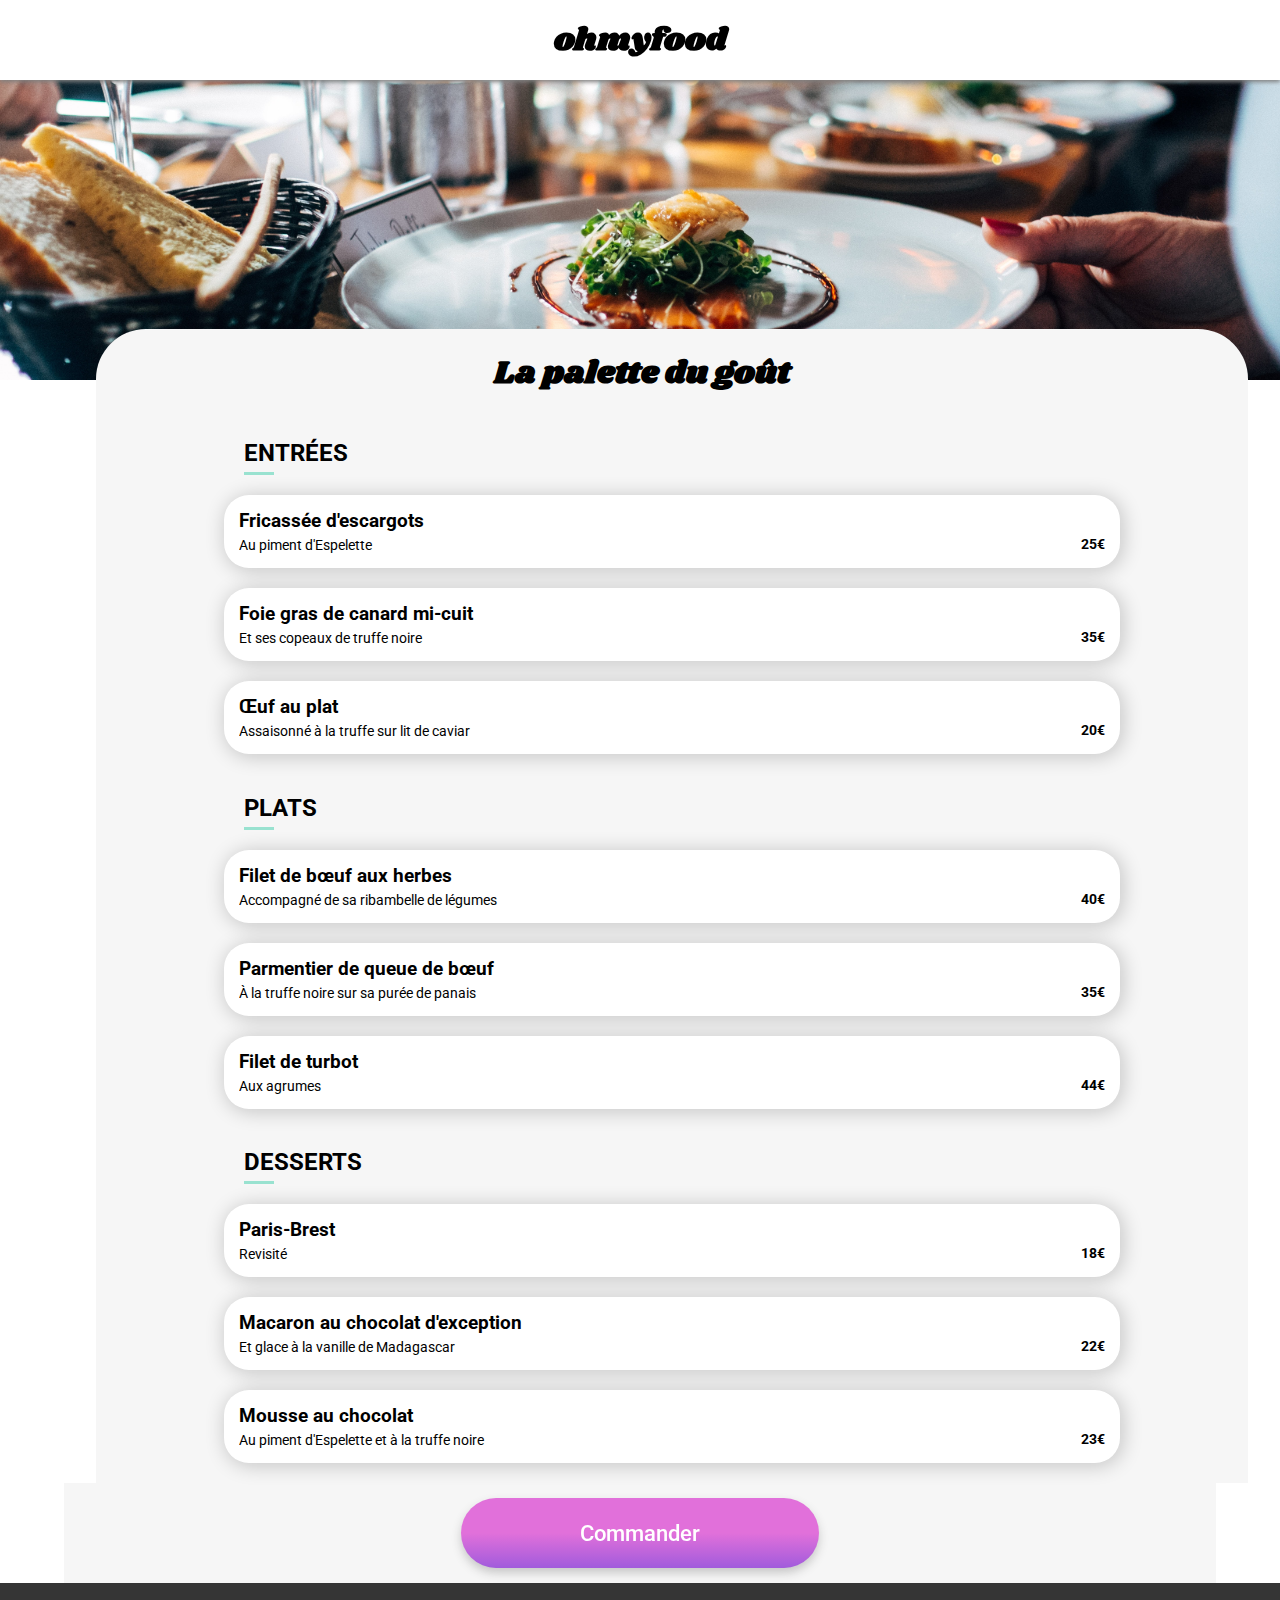
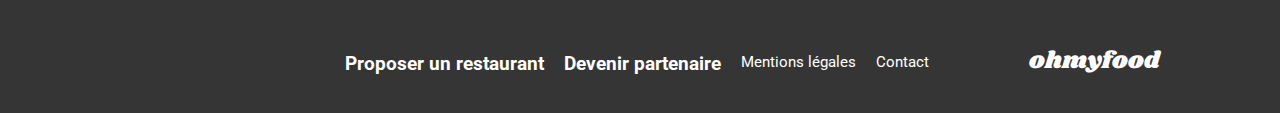
<file: restaurants/restaurantlapalettedugout.html>
<!DOCTYPE html>
<html lang="fr">
  <head>
    <meta charset="UTF-8" />
    <meta name="viewport" content="width=device-width, initial-scale=1.0" />
    <title>lapalettedugout</title>
    <link rel="preconnect" href="https://fonts.googleapis.com" />
    <link rel="preconnect" href="https://fonts.gstatic.com" crossorigin />
    <link
      href="https://fonts.googleapis.com/css2?family=Roboto&display=swap"
      rel="stylesheet"
    />
    <link rel="preconnect" href="https://fonts.googleapis.com" />
    <link rel="preconnect" href="https://fonts.gstatic.com" crossorigin />
    <link
      rel="stylesheet"
      href="https://cdnjs.cloudflare.com/ajax/libs/font-awesome/6.2.1/css/all.min.css"
      integrity="sha512-MV7K8+y+gLIBoVD59lQIYicR65iaqukzvf/nwasF0nqhPay5w/9lJmVM2hMDcnK1OnMGCdVK+iQrJ7lzPJQd1w=="
      crossorigin="anonymous"
      referrerpolicy="no-referrer"
    />
    <link
      href="https://fonts.googleapis.com/css2?family=Shrikhand&display=swap"
      rel="stylesheet"
    />
    <link rel="stylesheet" href="../assets/sassstylerestaurant.css" />
  </head>

  <body class="fadein">
    <header>
      <div class="toppart">
        <a href="../index.html"><i class="fa-solid fa-arrow-left"></i></a>
        <h1>ohmyfood</h1>
      </div>
      <div class="imagedefond">
        <img
          src="../assets/images/restaurants/jay-wennington-N_Y88TWmGwA-unsplash.jpg"
          alt="plat de La palette du gout"
        />
      </div>
    </header>
    <main>
      <div class="menupart">
        <div class="titreprincipal">
          <h1>La palette du goût</h1>
          <span class="heartposition">
            <i class="fa-regular fa-heart"></i><i class="fa-solid fa-heart"></i
          ></span>
        </div>
        <div class="menuparts entrees">
          <h2 class="titremenu">ENTRÉES</h2>
          <span class="ligne"></span>
          <a href="#">
            <article>
              <div class="descriptionmenu">
                <div class="textemenu">
                  <h3>Fricassée d'escargots</h3>
                  <p>Au piment d'Espelette</p>
                </div>
                <div class="price">25€</div>
              </div>
              <div class="green">
                <span>
                  <i class="fa-solid fa-circle-check"></i>
                </span>
              </div>
            </article>
          </a>
          <a href="#">
            <article>
              <div class="descriptionmenu">
                <div class="textemenu">
                  <h3>Foie gras de canard mi-cuit</h3>
                  <p>Et ses copeaux de truffe noire</p>
                </div>
                <div class="price">35€</div>
              </div>
              <div class="green">
                <span>
                  <i class="fa-solid fa-circle-check"></i>
                </span>
              </div>
            </article>
          </a>
          <a href="#">
            <article>
              <div class="descriptionmenu">
                <div class="textemenu">
                  <h3>Œuf au plat</h3>
                  <p>Assaisonné à la truffe sur lit de caviar</p>
                </div>
                <div class="price">20€</div>
              </div>
              <div class="green">
                <span>
                  <i class="fa-solid fa-circle-check"></i>
                </span>
              </div>
            </article>
          </a>
        </div>
        <div class="menuparts plats">
          <h2 class="titremenu">PLATS</h2>
          <span class="ligne"></span>
          <a href="#">
            <article>
              <div class="descriptionmenu">
                <div class="textemenu">
                  <h3>Filet de bœuf aux herbes</h3>
                  <p>Accompagné de sa ribambelle de légumes</p>
                </div>
                <div class="price">40€</div>
              </div>
              <div class="green">
                <span>
                  <i class="fa-solid fa-circle-check"></i>
                </span>
              </div>
            </article>
          </a>
          <a href="#">
            <article>
              <div class="descriptionmenu">
                <div class="textemenu">
                  <h3>Parmentier de queue de bœuf</h3>
                  <p>À la truffe noire sur sa purée de panais</p>
                </div>
                <div class="price">35€</div>
              </div>
              <div class="green">
                <span>
                  <i class="fa-solid fa-circle-check"></i>
                </span>
              </div>
            </article>
          </a>
          <a href="#">
            <article>
              <div class="descriptionmenu">
                <div class="textemenu">
                  <h3>Filet de turbot</h3>
                  <p>Aux agrumes</p>
                </div>
                <div class="price">44€</div>
              </div>
              <div class="green">
                <span>
                  <i class="fa-solid fa-circle-check"></i>
                </span>
              </div>
            </article>
          </a>
        </div>
        <div class="menuparts desserts">
          <h2 class="titremenu">DESSERTS</h2>
          <span class="ligne"></span>
          <a href="#">
            <article>
              <div class="descriptionmenu">
                <div class="textemenu">
                  <h3>Paris-Brest</h3>
                  <p>Revisité</p>
                </div>
                <div class="price">18€</div>
              </div>
              <div class="green">
                <span>
                  <i class="fa-solid fa-circle-check"></i>
                </span>
              </div>
            </article>
          </a>
          <a href="#">
            <article>
              <div class="descriptionmenu">
                <div class="textemenu">
                  <h3>Macaron au chocolat d'exception</h3>
                  <p>Et glace à la vanille de Madagascar</p>
                </div>
                <div class="price">22€</div>
              </div>
              <div class="green">
                <span>
                  <i class="fa-solid fa-circle-check"></i>
                </span>
              </div>
            </article>
          </a>
          <a href="#">
            <article>
              <div class="descriptionmenu">
                <div class="textemenu">
                  <h3>Mousse au chocolat</h3>
                  <p>Au piment d'Espelette et à la truffe noire</p>
                </div>
                <div class="price">23€</div>
              </div>
              <div class="green">
                <span>
                  <i class="fa-solid fa-circle-check"></i>
                </span>
              </div>
            </article>
          </a>
        </div>
      </div>
      <div class="restaurantbuttonpart">
        <button>Commander</button>
      </div>
    </main>
    <footer>
      <h2>ohmyfood</h2>
      <div class="logoposition">
        <div class="iconleft">
          <i class="fa-solid fa-utensils"></i>
          <h3>Proposer un restaurant</h3>
        </div>
        <div class="iconleft">
          <i class="fa-solid fa-handshake-angle"></i>
          <h3>Devenir partenaire</h3>
        </div>
        <p>Mentions légales</p>
        <p><a href="mailto:ohmyfood@gmail.com">Contact</a></p>
      </div>
    </footer>
  </body>
</html>
</file>
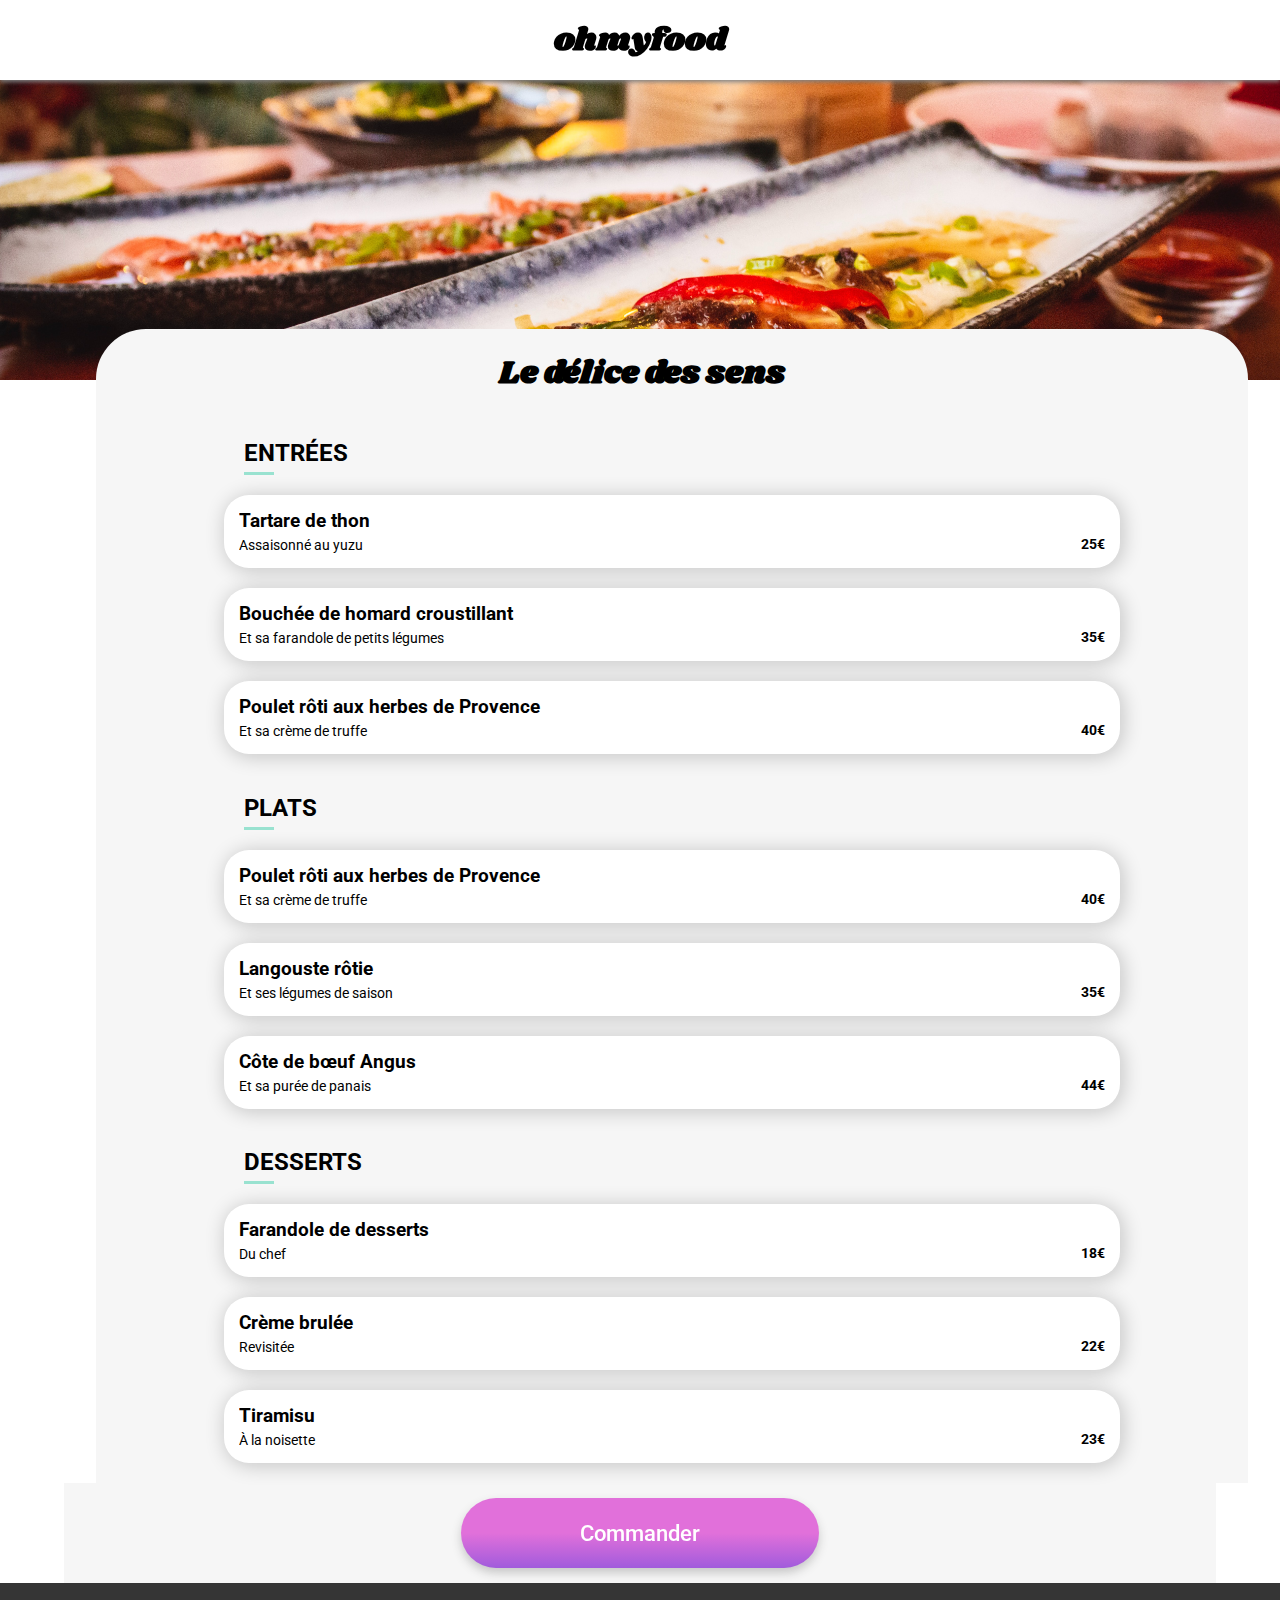
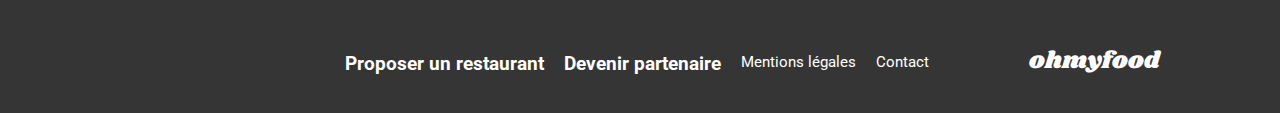
<file: restaurants/restaurantledelicedessens.html>
<!DOCTYPE html>
<html lang="fr">
  <head>
    <meta charset="UTF-8" />
    <meta name="viewport" content="width=device-width, initial-scale=1.0" />
    <title>ledelicedessens</title>
    <link rel="preconnect" href="https://fonts.googleapis.com" />
    <link rel="preconnect" href="https://fonts.gstatic.com" crossorigin />
    <link
      href="https://fonts.googleapis.com/css2?family=Roboto&display=swap"
      rel="stylesheet"
    />
    <link rel="preconnect" href="https://fonts.googleapis.com" />
    <link rel="preconnect" href="https://fonts.gstatic.com" crossorigin />
    <link
      rel="stylesheet"
      href="https://cdnjs.cloudflare.com/ajax/libs/font-awesome/6.2.1/css/all.min.css"
      integrity="sha512-MV7K8+y+gLIBoVD59lQIYicR65iaqukzvf/nwasF0nqhPay5w/9lJmVM2hMDcnK1OnMGCdVK+iQrJ7lzPJQd1w=="
      crossorigin="anonymous"
      referrerpolicy="no-referrer"
    />
    <link
      href="https://fonts.googleapis.com/css2?family=Shrikhand&display=swap"
      rel="stylesheet"
    />
    <link rel="stylesheet" href="../assets/sassstylerestaurant.css" />
  </head>

  <body class="fadein">
    <header>
      <div class="toppart">
        <a href="../index.html"><i class="fa-solid fa-arrow-left"></i></a>
        <h1>ohmyfood</h1>
      </div>
      <div class="imagedefond">
        <img
          src="../assets/images/restaurants/louis-hansel-shotsoflouis-qNBGVyOCY8Q-unsplash.jpg"
          alt="plat du délice des sens"
        />
      </div>
    </header>
    <main>
      <div class="menupart">
        <div class="titreprincipal">
          <h1>Le délice des sens</h1>
          <span class="heartposition">
            <i class="fa-regular fa-heart"></i><i class="fa-solid fa-heart"></i
          ></span>
        </div>
        <div class="menuparts entrees">
          <h2 class="titremenu">ENTRÉES</h2>
          <span class="ligne"></span>
          <a href="#">
            <article>
              <div class="descriptionmenu">
                <div class="textemenu">
                  <h3>Tartare de thon</h3>
                  <p>Assaisonné au yuzu</p>
                </div>
                <div class="price">25€</div>
              </div>
              <div class="green">
                <span>
                  <i class="fa-solid fa-circle-check"></i>
                </span>
              </div>
            </article>
          </a>
          <a href="#">
            <article>
              <div class="descriptionmenu">
                <div class="textemenu">
                  <h3>Bouchée de homard croustillant</h3>
                  <p>Et sa farandole de petits légumes</p>
                </div>
                <div class="price">35€</div>
              </div>
              <div class="green">
                <span>
                  <i class="fa-solid fa-circle-check"></i>
                </span>
              </div>
            </article>
          </a>
          <a href="#">
            <article>
              <div class="descriptionmenu">
                <div class="textemenu">
                  <h3>Poulet rôti aux herbes de Provence</h3>
                  <p>Et sa crème de truffe</p>
                </div>
                <div class="price">40€</div>
              </div>
              <div class="green">
                <span>
                  <i class="fa-solid fa-circle-check"></i>
                </span>
              </div>
            </article>
          </a>
        </div>
        <div class="menuparts plats">
          <h2 class="titremenu">PLATS</h2>
          <span class="ligne"></span>
          <a href="#">
            <article>
              <div class="descriptionmenu">
                <div class="textemenu">
                  <h3>Poulet rôti aux herbes de Provence</h3>
                  <p>Et sa crème de truffe</p>
                </div>
                <div class="price">40€</div>
              </div>
              <div class="green">
                <span>
                  <i class="fa-solid fa-circle-check"></i>
                </span>
              </div>
            </article>
          </a>
          <a href="#">
            <article>
              <div class="descriptionmenu">
                <div class="textemenu">
                  <h3>Langouste rôtie</h3>
                  <p>Et ses légumes de saison</p>
                </div>
                <div class="price">35€</div>
              </div>
              <div class="green">
                <span>
                  <i class="fa-solid fa-circle-check"></i>
                </span>
              </div>
            </article>
          </a>
          <a href="#">
            <article>
              <div class="descriptionmenu">
                <div class="textemenu">
                  <h3>Côte de bœuf Angus</h3>
                  <p>Et sa purée de panais</p>
                </div>
                <div class="price">44€</div>
              </div>
              <div class="green">
                <span>
                  <i class="fa-solid fa-circle-check"></i>
                </span>
              </div>
            </article>
          </a>
        </div>
        <div class="menuparts desserts">
          <h2 class="titremenu">DESSERTS</h2>
          <span class="ligne"></span>
          <a href="#">
            <article>
              <div class="descriptionmenu">
                <div class="textemenu">
                  <h3>Farandole de desserts</h3>
                  <p>Du chef</p>
                </div>
                <div class="price">18€</div>
              </div>
              <div class="green">
                <span>
                  <i class="fa-solid fa-circle-check"></i>
                </span>
              </div>
            </article>
          </a>
          <a href="#">
            <article>
              <div class="descriptionmenu">
                <div class="textemenu">
                  <h3>Crème brulée</h3>
                  <p>Revisitée</p>
                </div>
                <div class="price">22€</div>
              </div>
              <div class="green">
                <span>
                  <i class="fa-solid fa-circle-check"></i>
                </span>
              </div>
            </article>
          </a>
          <a href="#">
            <article>
              <div class="descriptionmenu">
                <div class="textemenu">
                  <h3>Tiramisu</h3>
                  <p>À la noisette</p>
                </div>
                <div class="price">23€</div>
              </div>
              <div class="green">
                <span>
                  <i class="fa-solid fa-circle-check"></i>
                </span>
              </div>
            </article>
          </a>
        </div>
      </div>
      <div class="restaurantbuttonpart">
        <button>Commander</button>
      </div>
    </main>
    <footer>
      <h2>ohmyfood</h2>
      <div class="logoposition">
        <div class="iconleft">
          <i class="fa-solid fa-utensils"></i>
          <h3>Proposer un restaurant</h3>
        </div>
        <div class="iconleft">
          <i class="fa-solid fa-handshake-angle"></i>
          <h3>Devenir partenaire</h3>
        </div>
        <p>Mentions légales</p>
        <p><a href="mailto:ohmyfood@gmail.com">Contact</a></p>
      </div>
    </footer>
  </body>
</html>
</file>
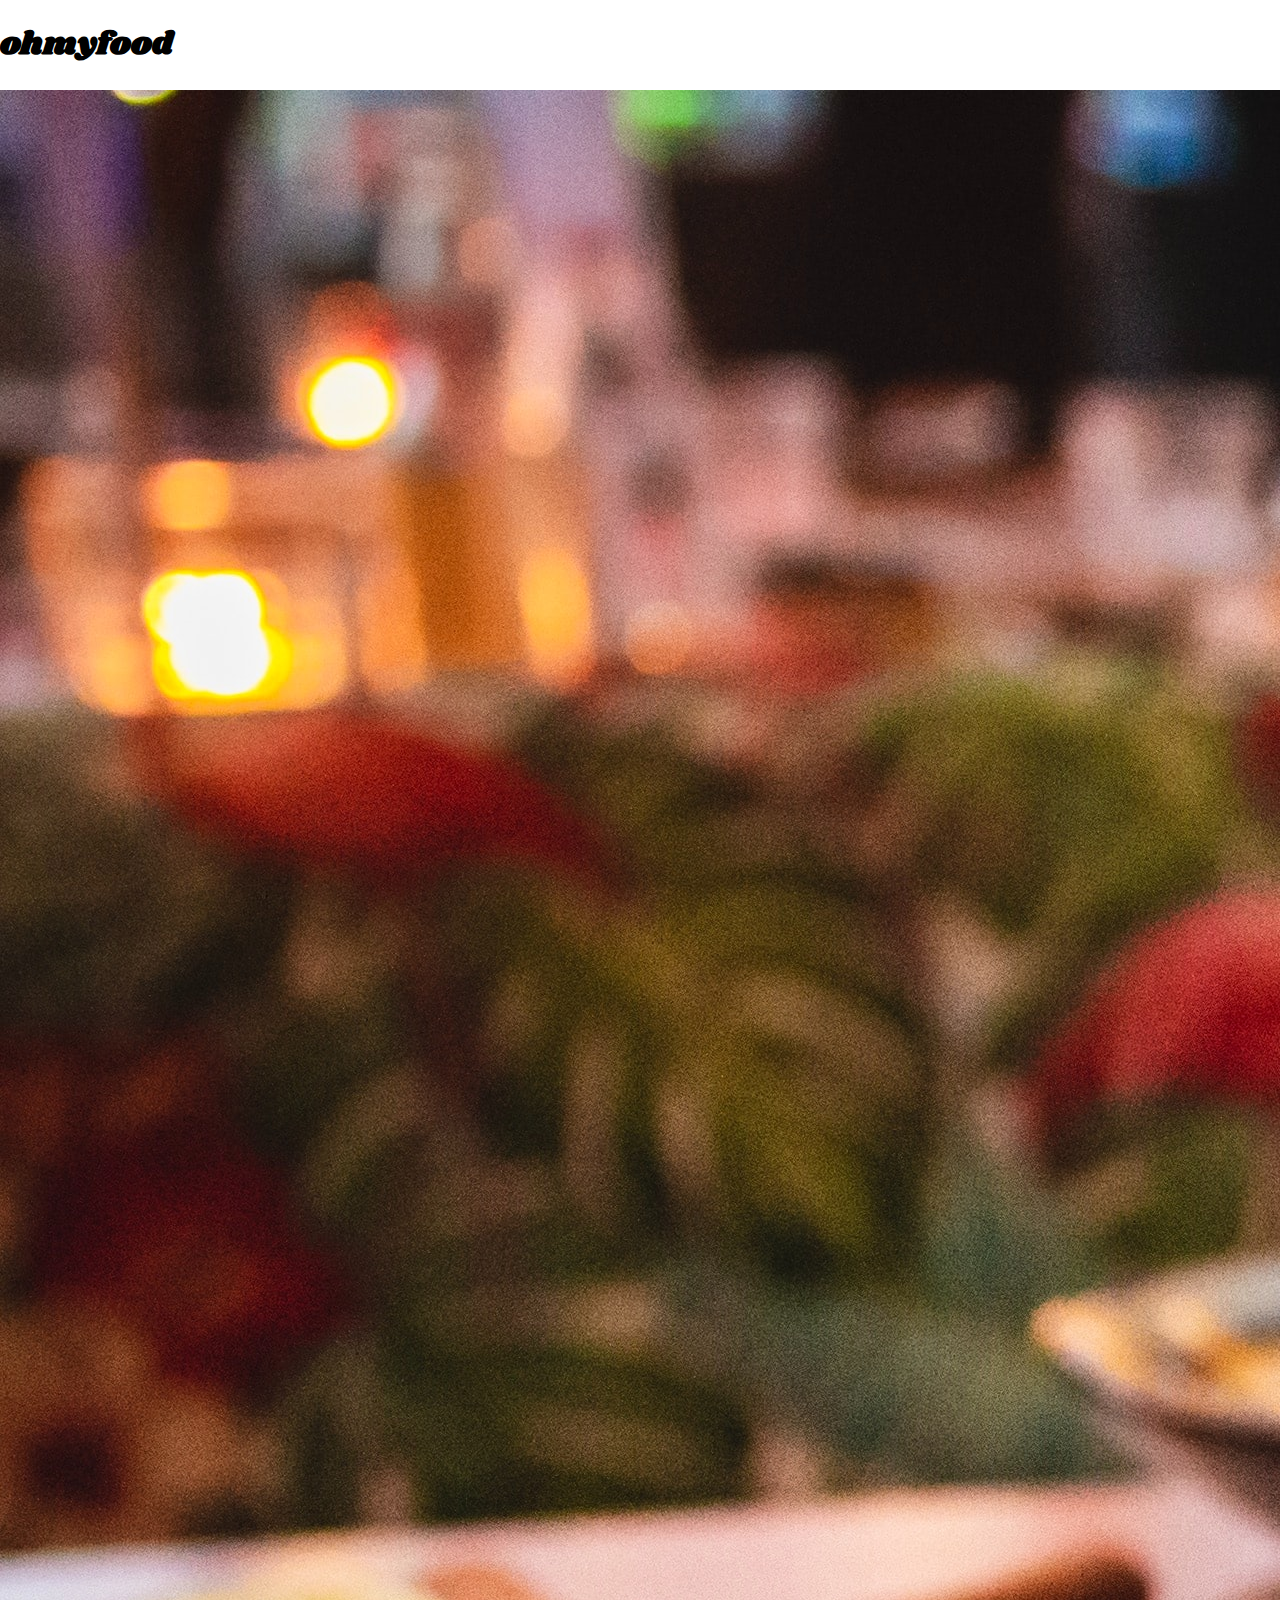
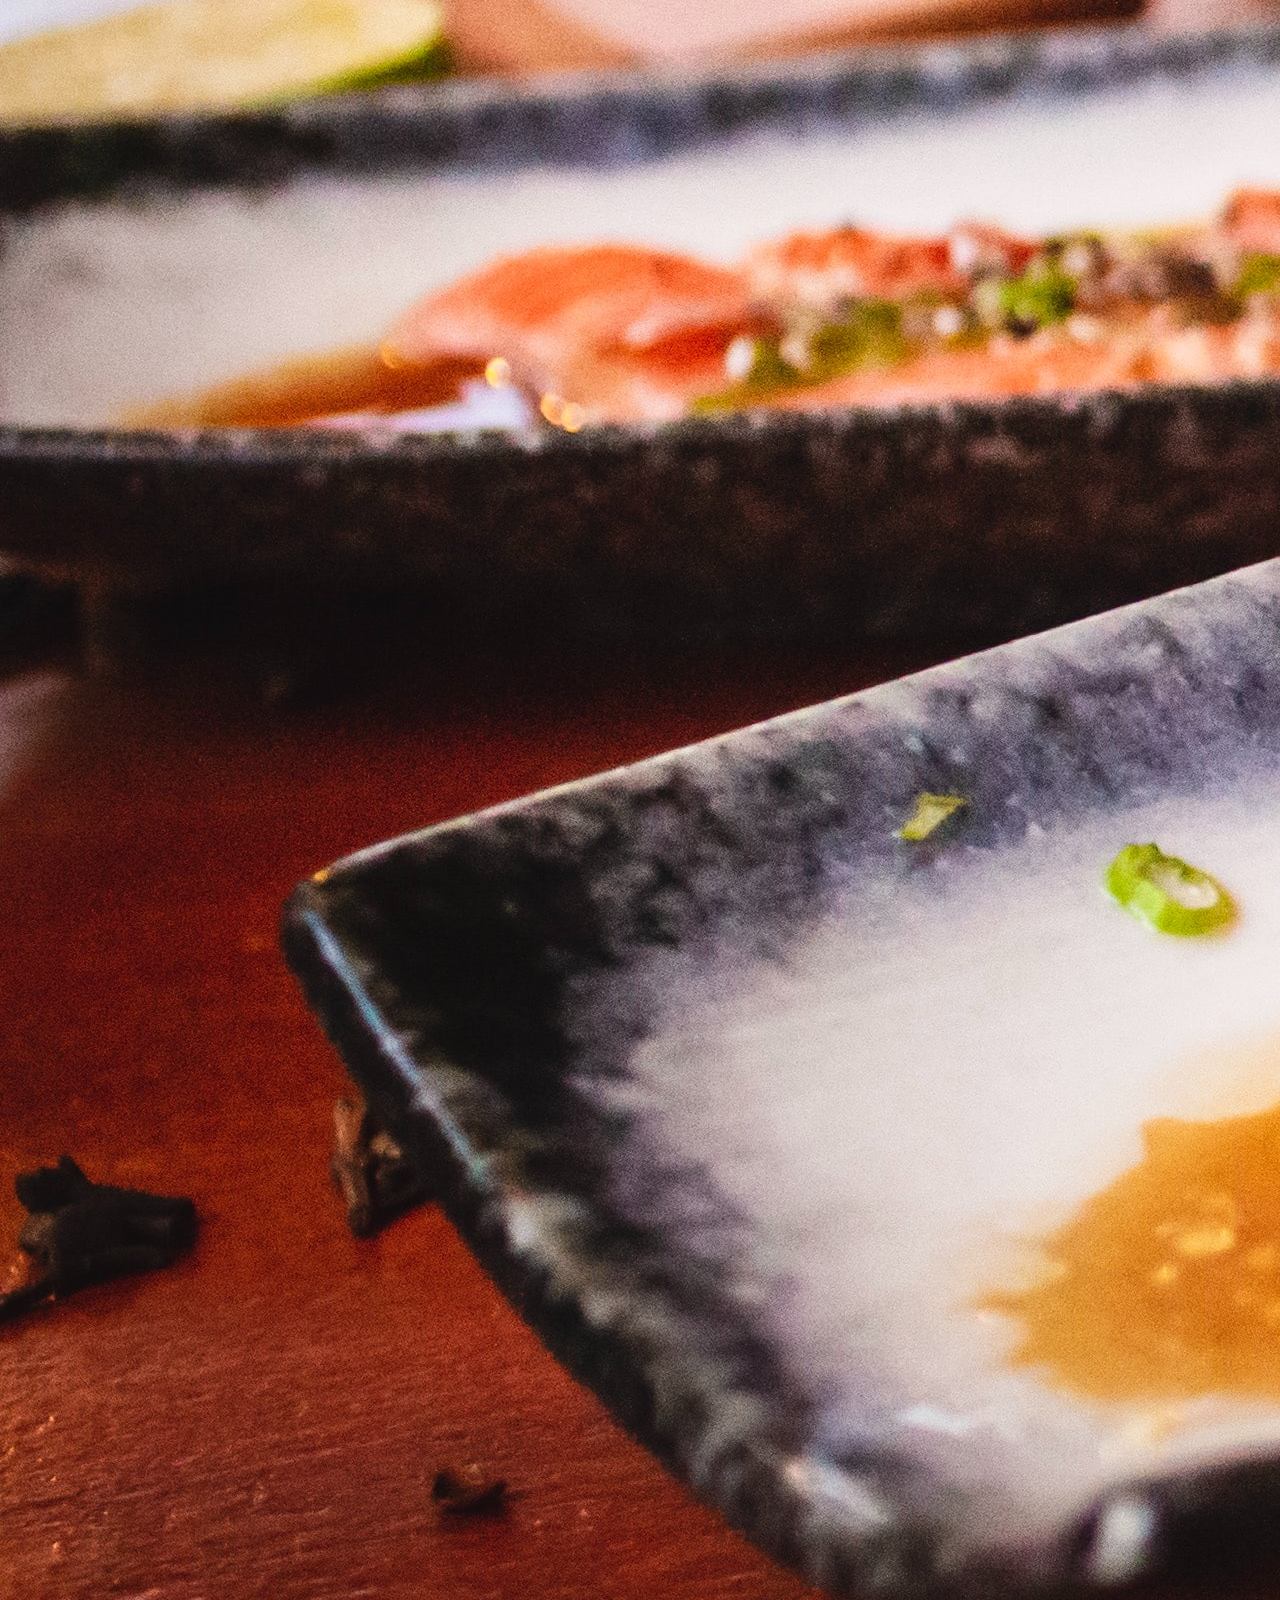
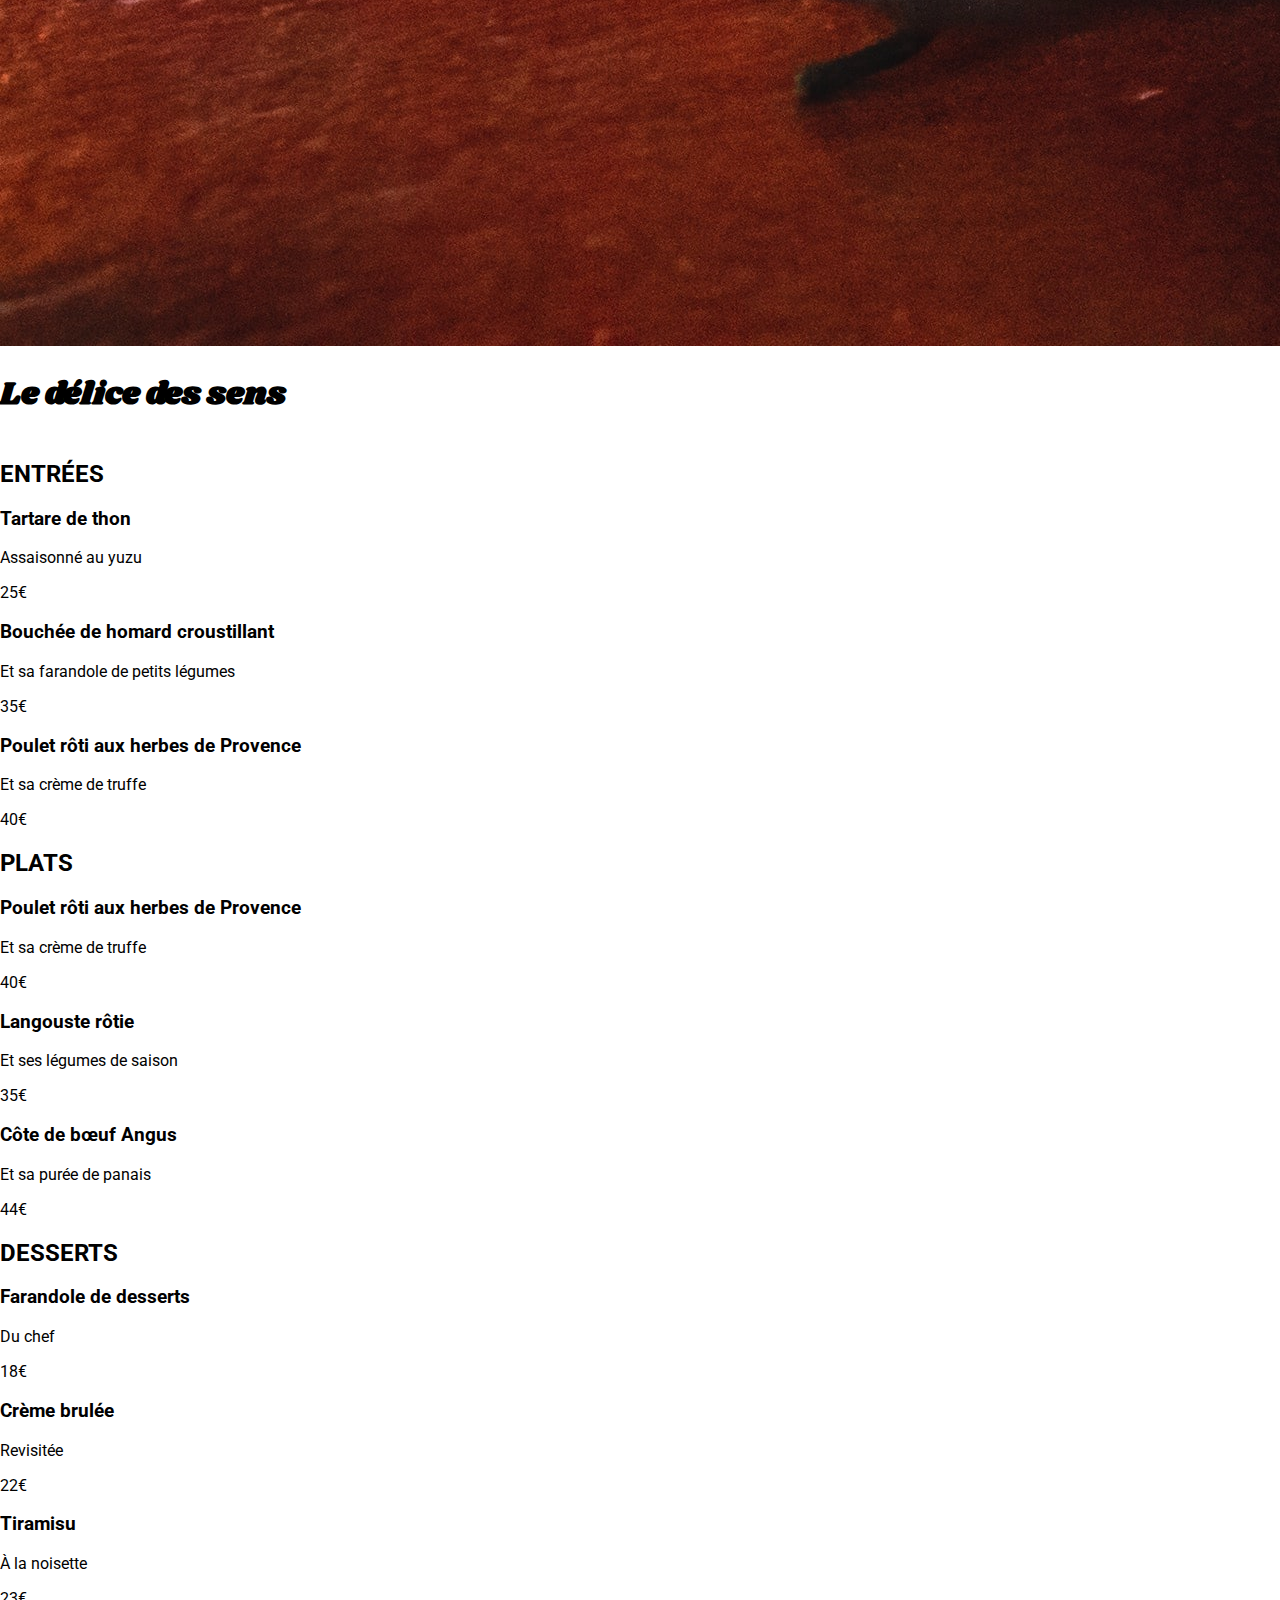
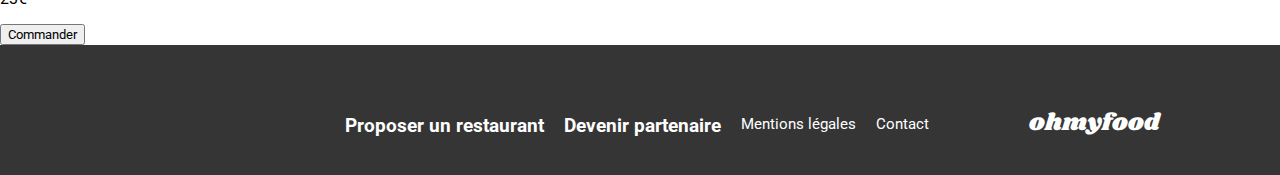
<file: restaurants/restaurantledelicedessensorigin.html>
<!DOCTYPE html>
<html lang="fr">
  <head>
    <meta charset="UTF-8" />
    <meta name="viewport" content="width=device-width, initial-scale=1.0" />
    <title>ledelicedessens</title>
    <link rel="preconnect" href="https://fonts.googleapis.com" />
    <link rel="preconnect" href="https://fonts.gstatic.com" crossorigin />
    <link
      href="https://fonts.googleapis.com/css2?family=Roboto&display=swap"
      rel="stylesheet"
    />
    <link rel="preconnect" href="https://fonts.googleapis.com" />
    <link rel="preconnect" href="https://fonts.gstatic.com" crossorigin />
    <link
      rel="stylesheet"
      href="https://cdnjs.cloudflare.com/ajax/libs/font-awesome/6.2.1/css/all.min.css"
      integrity="sha512-MV7K8+y+gLIBoVD59lQIYicR65iaqukzvf/nwasF0nqhPay5w/9lJmVM2hMDcnK1OnMGCdVK+iQrJ7lzPJQd1w=="
      crossorigin="anonymous"
      referrerpolicy="no-referrer"
    />
    <link
      href="https://fonts.googleapis.com/css2?family=Shrikhand&display=swap"
      rel="stylesheet"
    />
    <link rel="stylesheet" href="../assets/sassstyle.css" />
  </head>

  <body class="fadein">
    <header>
      <div class="firstpart">
        <a href="../index.html"><i class="fa-solid fa-arrow-left"></i></a>
        <h1>ohmyfood</h1>
      </div>
      <div class="secondpart--modif">
        <img
          src="../assets/images/restaurants/louis-hansel-shotsoflouis-qNBGVyOCY8Q-unsplash.jpg"
          alt="plat de La palette du gout"
        />
      </div>
    </header>
    <main>
      <div class="fifthpart fifthpart--modif">
        <div class="titreprincipal">
          <h1>Le délice des sens</h1>
          <span class="heartposition">
            <i class="fa-regular fa-heart"></i><i class="fa-solid fa-heart"></i
          ></span>
        </div>
        <div class="menuparts menuparts__1">
          <h2 class="titremenu">ENTRÉES</h2>
          <span class="ligne"></span>
          <a href="#">
            <article>
              <div class="descriptionmenu">
                <h3>Tartare de thon</h3>
                <p>Assaisonné au yuzu</p>
              </div>
              <div class="rightpart">
                <p>25€</p>
                <i class="fa-solid fa-circle-check"></i>
              </div>
              <span class="greybloc"></span>
            </article>
          </a>
          <a href="#">
            <article>
              <div class="descriptionmenu">
                <h3>Bouchée de homard croustillant</h3>
                <p>Et sa farandole de petits légumes</p>
              </div>
              <div class="rightpart">
                <p>35€</p>
                <i class="fa-solid fa-circle-check"></i>
              </div>
              <span class="greybloc"></span>
            </article>
          </a>
          <a href="#">
            <article>
              <div class="descriptionmenu">
                <h3>Poulet rôti aux herbes de Provence</h3>
                <p>Et sa crème de truffe</p>
              </div>
              <div class="rightpart">
                <p>40€</p>
                <i class="fa-solid fa-circle-check"></i>
              </div>
              <span class="greybloc"></span>
            </article>
          </a>
        </div>
        <div class="menuparts menuparts__2">
          <h2 class="titremenu">PLATS</h2>
          <span class="ligne"></span>
          <a href="#">
            <article>
              <div class="descriptionmenu">
                <h3>Poulet rôti aux herbes de Provence</h3>
                <p>Et sa crème de truffe</p>
              </div>
              <div class="rightpart">
                <p>40€</p>
                <i class="fa-solid fa-circle-check"></i>
              </div>
              <span class="greybloc"></span>
            </article>
          </a>
          <a href="#">
            <article>
              <div class="descriptionmenu">
                <h3>Langouste rôtie</h3>
                <p>Et ses légumes de saison</p>
              </div>
              <div class="rightpart">
                <p>35€</p>
                <i class="fa-solid fa-circle-check"></i>
              </div>
              <span class="greybloc"></span>
            </article>
          </a>
          <a href="#">
            <article>
              <div class="descriptionmenu">
                <h3>Côte de bœuf Angus</h3>
                <p>Et sa purée de panais</p>
              </div>
              <div class="rightpart">
                <p>44€</p>
                <i class="fa-solid fa-circle-check"></i>
              </div>
              <span class="greybloc"></span>
            </article>
          </a>
        </div>
        <div class="menuparts menuparts__3">
          <h2 class="titremenu">DESSERTS</h2>
          <span class="ligne"></span>
          <a href="#">
            <article>
              <div class="descriptionmenu">
                <h3>Farandole de desserts</h3>
                <p>Du chef</p>
              </div>
              <div class="rightpart">
                <p>18€</p>
                <i class="fa-solid fa-circle-check"></i>
              </div>
              <span class="greybloc"></span>
            </article>
          </a>
          <a href="#">
            <article>
              <div class="descriptionmenu">
                <h3>Crème brulée</h3>
                <p>Revisitée</p>
              </div>
              <div class="rightpart">
                <p>22€</p>
                <i class="fa-solid fa-circle-check"></i>
              </div>
              <span class="greybloc"></span>
            </article>
          </a>
          <a href="#">
            <article>
              <div class="descriptionmenu">
                <h3>Tiramisu</h3>
                <p>À la noisette</p>
              </div>
              <div class="rightpart">
                <p>23€</p>
                <i class="fa-solid fa-circle-check"></i>
              </div>
              <span class="greybloc"></span>
            </article>
          </a>
        </div>
      </div>
      <div class="thirdpart thirdpart--modif">
        <button>Commander</button>
      </div>
    </main>
    <footer>
      <h2>ohmyfood</h2>
      <div class="logoposition">
        <div class="iconleft">
          <i class="fa-solid fa-utensils"></i>
          <h3>Proposer un restaurant</h3>
        </div>
        <div class="iconleft">
          <i class="fa-solid fa-handshake-angle"></i>
          <h3>Devenir partenaire</h3>
        </div>
        <p>Mentions légales</p>
        <p><a href="mailto:ohmyfood@gmail.com">Contact</a></p>
      </div>
    </footer>
  </body>
</html>
</file>
<file: assets/sassstyle.css>
* {
  font-family: "Roboto", sans-serif;
}

h1 {
  font-family: "Shrikhand", serif;
}

main {
  justify-content: center;
}

a {
  color: black;
  text-decoration: none;
}

header, body {
  margin: 0px;
  padding: 0px;
}

.fa-solid, button, article {
  cursor: pointer;
}

footer {
  padding: 20px;
  height: 215px;
  background-color: #353535;
  color: white;
}
footer i {
  align-self: center;
  margin-right: 10px;
}
footer h3 {
  margin-top: 10px;
  margin-bottom: 5px;
}
footer p {
  font-size: 15px;
  margin-top: 10px;
  margin-bottom: 5px;
}
footer a {
  color: white;
  text-decoration: none;
}
footer h2 {
  font-family: "Shrikhand", sans-serif;
  font-weight: 300;
}
footer .logoposition {
  display: flex;
  flex-direction: column;
}
footer .iconleft {
  display: flex;
}

.toppart {
  height: 80px;
  display: grid;
  background-color: white;
  filter: drop-shadow(0px 2px 2px grey);
}
.toppart h1 {
  position: absolute;
  justify-self: center;
  align-self: center;
}
.toppart i {
  font-size: 25px;
  margin-top: 30px;
  margin-left: 30px;
}

.heartposition {
  display: flex;
  justify-content: center;
  align-items: center;
  margin-bottom: 20px;
  margin-right: 20px;
}
.heartposition i {
  font-size: 25px;
}
.heartposition .fa-solid {
  opacity: 0;
  position: absolute;
  background: linear-gradient(180deg, rgb(225, 112, 218) 50%, rgb(161, 91, 220) 100%);
  -webkit-background-clip: text;
  -webkit-text-fill-color: transparent;
  -moz-background-clip: text;
  -moz-text-fill-color: transparent;
  transition: opacity 1s;
}
.heartposition .fa-solid:hover {
  opacity: 1;
}

.opacityanimation {
  animation: fadeIn 2s ease-in-out forwards;
}

@keyframes fadeIn {
  0% {
    opacity: 0.3;
  }
  90% {
    opacity: 0.3;
  }
  100% {
    opacity: 1;
  }
}
.chargement {
  position: fixed;
  left: 23%;
  font-size: 8vw;
  animation: fadeOut 2s ease-in-out forwards;
}

@keyframes fadeOut {
  0% {
    opacity: 1;
    top: 40%;
  }
  90% {
    opacity: 1;
    top: 42%;
  }
  100% {
    opacity: 0;
    top: 30%;
  }
}
.localisationpart {
  display: flex;
  justify-content: center;
  font-size: 20px;
  font-weight: bold;
  background-color: #eaeaea;
  color: #353535;
  align-items: center;
}
.localisationpart i {
  padding: 10px;
}

.buttonpart {
  display: flex;
  flex-direction: column;
  padding-left: 50px;
  padding-right: 50px;
  background-color: #f6f6f6;
  padding-bottom: 50px;
}
.buttonpart button {
  height: 70px;
  border-radius: 40px;
  border: none;
  background: rgb(225, 112, 218);
  background: linear-gradient(180deg, rgb(225, 112, 218) 50%, rgb(161, 91, 220) 100%);
  font-size: 22px;
  font-weight: 500;
  filter: drop-shadow(0px 5px 5px #c7c7c7);
  color: white;
}
.buttonpart button a {
  color: white;
}
.buttonpart button:hover {
  background: rgb(214, 134, 209);
  background: linear-gradient(180deg, rgb(221, 150, 216) 50%, rgb(174, 130, 210) 100%);
  filter: drop-shadow(0px 5px 5px #9c9c9c);
}

.vignettepart {
  display: flex;
  flex-direction: column;
}
.vignettepart article {
  display: flex;
  justify-content: center;
  align-items: center;
  height: 80px;
  margin-bottom: 30px;
}
.vignettepart h2 {
  margin-left: 20px;
}
.vignettepart span {
  display: flex;
  justify-content: center;
  align-items: center;
  z-index: 1;
  margin-right: -14px;
  width: 30px;
  height: 30px;
  border-radius: 20px;
  background-color: #9356dc;
  color: white;
}
.vignettepart i {
  color: #7e7e7e;
  padding: 20px;
  font-size: 25px;
}
.vignettepart .vignette {
  display: flex;
  justify-content: space-evenly;
  align-items: center;
  height: 100%;
  width: 90%;
  border-radius: 25px;
  background-color: #f6f6f6;
  filter: drop-shadow(0px 3px 5px #c7c7c7);
}
.vignettepart .vignette i {
  color: #9356dc;
}
.vignettepart h3 {
  font-weight: 300;
}

.restaurantpart {
  background-color: #f6f6f6;
  padding: 25px;
}
.restaurantpart article {
  background-color: white;
  display: flex;
  flex-direction: column;
  margin-bottom: 30px;
  border-radius: 20px;
}
.restaurantpart img {
  height: 200px;
  -o-object-fit: cover;
     object-fit: cover;
  width: 100%;
  border-radius: 15px 15px 0px 0px;
}
.restaurantpart h3 {
  padding-left: 15px;
  margin-bottom: 5px;
}
.restaurantpart p {
  padding-left: 15px;
  margin-top: 0px;
}
.restaurantpart .nouveau {
  display: flex;
  justify-content: flex-end;
}
.restaurantpart .nouveau span {
  height: 30px;
  width: 80px;
  border-radius: 3px;
  background-color: #99e2d0;
  color: #008766;
  position: absolute;
  padding-top: 10px;
  padding-left: 15px;
  margin-top: 15px;
  margin-right: 15px;
}
.restaurantpart .description {
  display: flex;
  flex-direction: row;
  justify-content: space-between;
}

@media screen and (min-width: 767px) {
  footer {
    display: flex;
    flex-direction: row-reverse;
    height: 50px;
    padding-top: 60px;
  }
  footer p {
    padding-left: 20px;
  }
  footer i {
    margin-left: 10px;
    margin-top: -5px;
  }
  footer h2 {
    margin-left: 100px;
    margin-top: 0px;
    margin-right: 100px;
  }
  footer .logoposition {
    display: flex;
    flex-direction: row;
  }
  .buttonpart {
    align-items: center;
  }
  .buttonpart button {
    width: 330px;
    margin-top: 20px;
  }
  .vignettepart {
    padding-left: 10%;
    padding-right: 10%;
  }
  .vignettepart .vignettesection {
    display: flex;
    flex-direction: row;
  }
  .vignettepart .vignette {
    height: 70px;
  }
  .vignettepart article {
    width: 32%;
  }
  .restaurantpart {
    display: flex;
    flex-wrap: wrap;
    justify-content: space-between;
    padding-left: 10%;
    padding-right: 10%;
  }
  .restaurantpart h2 {
    width: 100%;
  }
  .restaurantpart article {
    width: 45%;
  }
}/*# sourceMappingURL=sassstyle.css.map */
</file>
<file: assets/sassstylerestaurant.css>
* {
  font-family: "Roboto", sans-serif;
}

h1 {
  font-family: "Shrikhand", serif;
}

main {
  justify-content: center;
}

a {
  color: black;
  text-decoration: none;
}

header, body {
  margin: 0px;
  padding: 0px;
}

.fa-solid, button, article {
  cursor: pointer;
}

footer {
  padding: 20px;
  height: 215px;
  background-color: #353535;
  color: white;
}
footer i {
  align-self: center;
  margin-right: 10px;
}
footer h3 {
  margin-top: 10px;
  margin-bottom: 5px;
}
footer p {
  font-size: 15px;
  margin-top: 10px;
  margin-bottom: 5px;
}
footer a {
  color: white;
  text-decoration: none;
}
footer h2 {
  font-family: "Shrikhand", sans-serif;
  font-weight: 300;
}
footer .logoposition {
  display: flex;
  flex-direction: column;
}
footer .iconleft {
  display: flex;
}

.toppart {
  height: 80px;
  display: grid;
  background-color: white;
  filter: drop-shadow(0px 2px 2px grey);
}
.toppart h1 {
  position: absolute;
  justify-self: center;
  align-self: center;
}
.toppart i {
  font-size: 25px;
  margin-top: 30px;
  margin-left: 30px;
}

.heartposition {
  display: flex;
  justify-content: center;
  align-items: center;
  margin-bottom: 20px;
  margin-right: 20px;
}
.heartposition i {
  font-size: 25px;
}
.heartposition .fa-solid {
  opacity: 0;
  position: absolute;
  background: linear-gradient(180deg, rgb(225, 112, 218) 50%, rgb(161, 91, 220) 100%);
  -webkit-background-clip: text;
  -webkit-text-fill-color: transparent;
  -moz-background-clip: text;
  -moz-text-fill-color: transparent;
  transition: opacity 1s;
}
.heartposition .fa-solid:hover {
  opacity: 1;
}

.entrees {
  animation: fadeIn2 2s ease-in-out forwards;
}

.plats {
  animation: fadeIn2 4s ease-in-out forwards;
}

.desserts {
  animation: fadeIn2 6s ease-in-out forwards;
}

@keyframes fadeIn2 {
  0% {
    opacity: 0;
  }
  50% {
    opacity: 0.9;
  }
  100% {
    opacity: 1;
  }
}
.imagedefond img {
  width: 100%;
  height: 300px;
  -o-object-fit: cover;
     object-fit: cover;
  z-index: -1;
}

.menupart {
  background-color: #f6f6f6;
  position: relative;
  display: flex;
  justify-content: center;
  justify-self: center;
  margin-top: -55px;
  z-index: 1;
  border-top-left-radius: 50px;
  border-top-right-radius: 50px;
  flex-direction: column;
  width: 100%;
  margin-left: 0%;
  padding-left: 0%;
  padding-right: 0%;
}
.menupart .titreprincipal {
  justify-content: flex-start;
  display: flex;
  justify-content: space-evenly;
}
.menupart .titreprincipal h1 {
  padding-right: 40px;
}
.menupart .titreprincipal i {
  font-size: 30px;
  padding-top: 20px;
  padding-left: 0px;
}
.menupart .menuparts h2 {
  margin-left: 20px;
}
.menupart .menuparts .ligne {
  margin-left: 20px;
  display: flex;
  width: 30px;
  height: 3px;
  background-color: #99e2d0;
  margin-top: -15px;
  margin-bottom: 20px;
}
.menupart article {
  margin-left: 5%;
  margin-bottom: 20px;
  display: flex;
  width: 90%;
  border: none;
  border-radius: 25px;
  overflow: hidden;
  position: relative;
  background-color: white;
  box-shadow: 2px 2px 20px 1px rgba(0, 0, 0, 0.2);
}
.menupart article:hover .green {
  width: 70px;
  transform: translateX(0px);
}
.menupart article:hover.descriptionmenu {
  width: calc(100% - 70px);
}
.menupart article .descriptionmenu {
  width: 100%;
  min-width: 50%;
  display: flex;
  justify-content: space-between;
  align-items: end;
  padding: 15px;
  box-sizing: border-box;
  transition: 400ms ease all;
}
.menupart article .descriptionmenu .textemenu {
  display: flex;
  flex-direction: column;
  gap: 5px;
  align-items: flex-start;
  width: 80%;
}
.menupart article .descriptionmenu .textemenu h3 {
  width: 100%;
  white-space: nowrap;
  overflow: hidden;
  text-overflow: ellipsis;
  margin: 0px;
}
.menupart article .descriptionmenu .textemenu p {
  font-size: 0.85rem;
  font-size: 0.85rem;
  text-overflow: ellipsis;
  width: 100%;
  white-space: nowrap;
  overflow: hidden;
  text-overflow: ellipsis;
  margin: 0px;
}
.menupart article .descriptionmenu .price {
  font-size: 0.9rem;
  font-weight: bold;
  margin-left: 0;
}
.menupart article .green {
  display: flex;
  justify-content: center;
  align-items: center;
  width: 0;
  transform: translateX(70px);
  background-color: #99e2d0;
  border-radius: 0 25px 25px 0px;
  transition: 400ms ease all;
}
.menupart article .green span {
  text-underline-offset: 0.5rem;
  -webkit-text-decoration: underline #99e2d0 3px;
          text-decoration: underline #99e2d0 3px;
}
.menupart article .green span i {
  color: white;
  padding: 5px;
  border-radius: 50%;
}

.restaurantbuttonpart {
  background-color: #f6f6f6;
  width: 100%;
  margin-left: 0%;
  padding-left: 0%;
  padding-right: 0%;
  height: 100px;
  display: flex;
  align-items: center;
  justify-content: center;
}
.restaurantbuttonpart button {
  height: 70px;
  width: 40%;
  border-radius: 40px;
  border: none;
  background: rgb(225, 112, 218);
  background: linear-gradient(180deg, rgb(225, 112, 218) 50%, rgb(161, 91, 220) 100%);
  color: white;
  font-size: 22px;
  font-weight: 500;
  filter: drop-shadow(0px 5px 5px #c7c7c7);
}
.restaurantbuttonpart button:hover {
  background: rgb(214, 134, 209);
  background: linear-gradient(180deg, rgb(221, 150, 216) 50%, rgb(174, 130, 210) 100%);
  filter: drop-shadow(0px 5px 5px #9c9c9c);
}

@media screen and (min-width: 767px) {
  footer {
    display: flex;
    flex-direction: row-reverse;
    height: 50px;
    padding-top: 60px;
  }
  footer p {
    padding-left: 20px;
  }
  footer i {
    margin-left: 10px;
    margin-top: -5px;
  }
  footer h2 {
    margin-left: 100px;
    margin-top: 0px;
    margin-right: 100px;
  }
  footer .logoposition {
    flex-direction: row;
  }
  .menupart {
    width: 70%;
    margin-left: 5%;
    padding-left: 10%;
    padding-right: 10%;
  }
  .menupart h2 {
    margin-left: 0px;
  }
  .menupart .titreprincipal {
    justify-content: center;
  }
  .menupart article {
    width: 100%;
    margin-left: 0%;
  }
  .menupart .restaurantbuttonpart {
    width: 70%;
    margin-left: 5%;
    padding-left: 10%;
    padding-right: 10%;
  }
  .restaurantbuttonpart {
    width: 70%;
    margin-left: 5%;
    padding-left: 10%;
    padding-right: 10%;
  }
}/*# sourceMappingURL=sassstylerestaurant.css.map */
</file>
